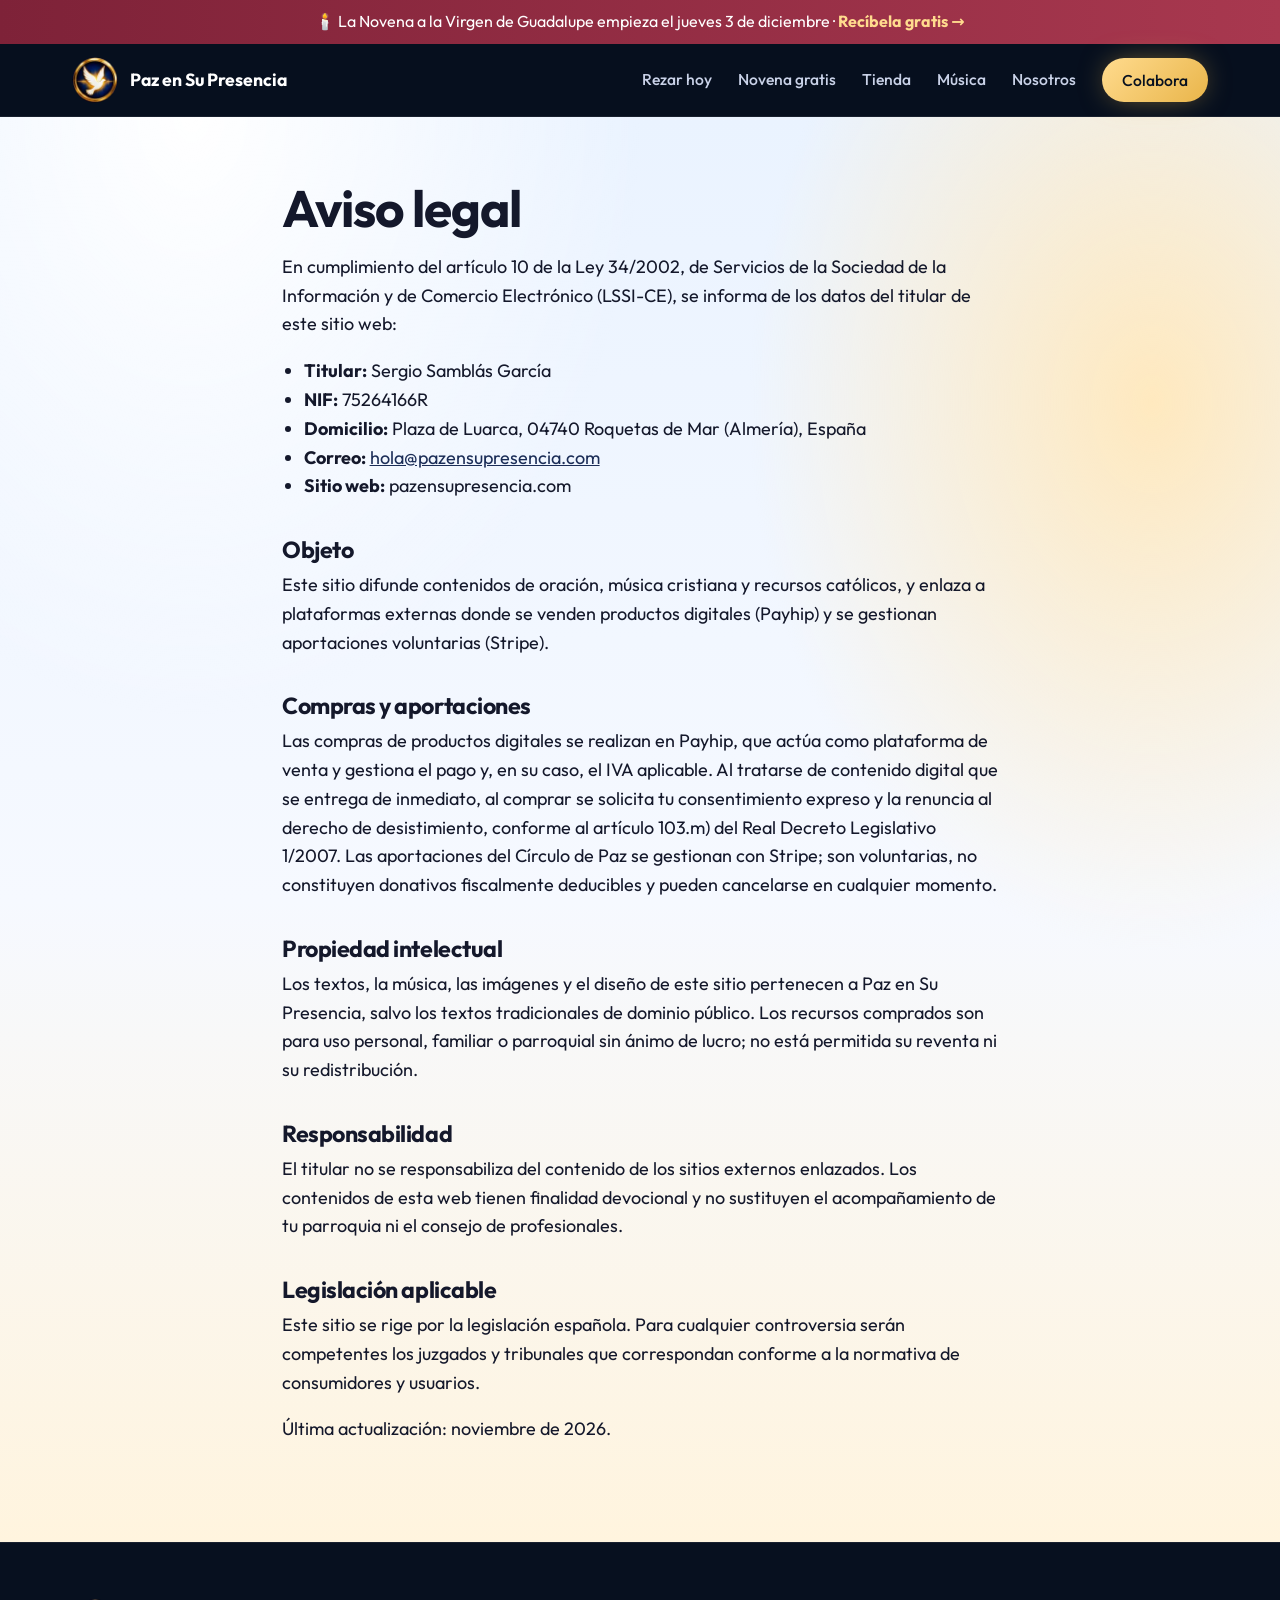
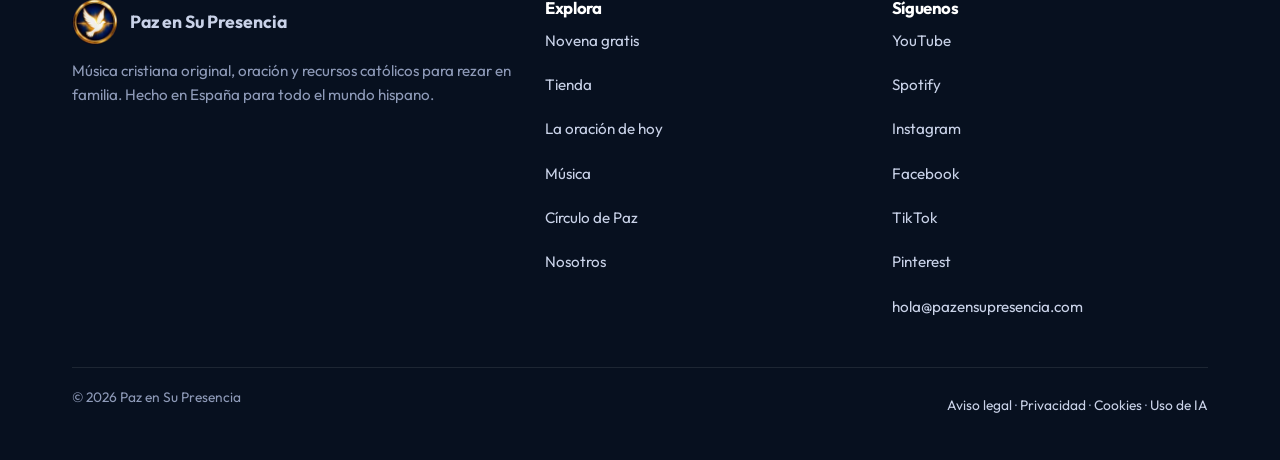
<file: aviso-legal.html>
<!DOCTYPE html>
<html lang="es">
<head>
<meta charset="utf-8">
<meta name="viewport" content="width=device-width, initial-scale=1, viewport-fit=cover">
<title>Aviso legal · Paz en Su Presencia</title>
<meta name="description" content="Aviso legal del sitio web Paz en Su Presencia.">
<link rel="canonical" href="https://pazensupresencia.com/aviso-legal.html">
<meta name="theme-color" content="#07101F">
<link rel="icon" type="image/png" sizes="32x32" href="/favicon-32.png">
<link rel="apple-touch-icon" href="/apple-touch-icon.png">
<link rel="preload" href="/fonts/outfit-latin-700-normal.woff2" as="font" type="font/woff2" crossorigin>
<link rel="preload" href="/fonts/outfit-latin-400-normal.woff2" as="font" type="font/woff2" crossorigin>
<link rel="stylesheet" href="/estilo.css">
<meta property="og:type" content="website">
<meta property="og:locale" content="es_ES">
<meta property="og:site_name" content="Paz en Su Presencia">
<meta property="og:title" content="Aviso legal · Paz en Su Presencia">
<meta property="og:description" content="Aviso legal del sitio web Paz en Su Presencia.">
<meta property="og:url" content="https://pazensupresencia.com/aviso-legal.html">
<meta property="og:image" content="https://pazensupresencia.com/img/og.jpg">
<meta name="twitter:card" content="summary_large_image">

</head>
<body>
<div class="aviso">🕯️ La Novena a la Virgen de Guadalupe empieza el jueves 3 de diciembre · <a href="/#novena">Recíbela gratis →</a></div>
<header class="cab"><div class="w">
 <a class="logo" href="/"><img src="/img/logo-96.webp" alt="" width="46" height="46">Paz en Su Presencia</a>
 <button class="menu-btn" aria-expanded="false" aria-controls="nav">Menú</button>
 <nav class="nav" id="nav" aria-label="Principal"><ul><li><a href="/rezar-hoy.html">Rezar hoy</a></li><li><a href="/#novena">Novena gratis</a></li><li><a href="/tienda.html">Tienda</a></li><li><a href="/#musica">Música</a></li><li><a href="/sobre-nosotros.html">Nosotros</a></li><li><a class="btn b-oro" href="/#circulo">Colabora</a></li></ul></nav>
</div></header>
<main id="contenido">
<section class="pagina cielo"><div class="w estrecho">
 <h1>Aviso legal</h1>
 <p>En cumplimiento del artículo 10 de la Ley 34/2002, de Servicios de la Sociedad de la Información y de Comercio Electrónico (LSSI-CE), se informa de los datos del titular de este sitio web:</p>
 <ul>
 <li><strong>Titular:</strong> Sergio Samblás García</li>
 <li><strong>NIF:</strong> 75264166R</li>
 <li><strong>Domicilio:</strong> Plaza de Luarca, 04740 Roquetas de Mar (Almería), España</li>
 <li><strong>Correo:</strong> <a href="mailto:hola@pazensupresencia.com">hola@pazensupresencia.com</a></li>
 <li><strong>Sitio web:</strong> pazensupresencia.com</li>
</ul>
 <h2>Objeto</h2>
 <p>Este sitio difunde contenidos de oración, música cristiana y recursos católicos, y enlaza a plataformas externas donde se venden productos digitales (Payhip) y se gestionan aportaciones voluntarias (Stripe).</p>
 <h2>Compras y aportaciones</h2>
 <p>Las compras de productos digitales se realizan en Payhip, que actúa como plataforma de venta y gestiona el pago y, en su caso, el IVA aplicable. Al tratarse de contenido digital que se entrega de inmediato, al comprar se solicita tu consentimiento expreso y la renuncia al derecho de desistimiento, conforme al artículo 103.m) del Real Decreto Legislativo 1/2007. Las aportaciones del Círculo de Paz se gestionan con Stripe; son voluntarias, no constituyen donativos fiscalmente deducibles y pueden cancelarse en cualquier momento.</p>
 <h2>Propiedad intelectual</h2>
 <p>Los textos, la música, las imágenes y el diseño de este sitio pertenecen a Paz en Su Presencia, salvo los textos tradicionales de dominio público. Los recursos comprados son para uso personal, familiar o parroquial sin ánimo de lucro; no está permitida su reventa ni su redistribución.</p>
 <h2>Responsabilidad</h2>
 <p>El titular no se responsabiliza del contenido de los sitios externos enlazados. Los contenidos de esta web tienen finalidad devocional y no sustituyen el acompañamiento de tu parroquia ni el consejo de profesionales.</p>
 <h2>Legislación aplicable</h2>
 <p>Este sitio se rige por la legislación española. Para cualquier controversia serán competentes los juzgados y tribunales que correspondan conforme a la normativa de consumidores y usuarios.</p>
 <p class="pequeno">Última actualización: noviembre de 2026.</p>
</div></section>
</main>
<footer class="pie"><div class="w">
 <div class="cols">
  <div><a class="logo" href="/"><img src="/img/logo-96.webp" alt="" width="46" height="46">Paz en Su Presencia</a>
   <p style="margin-top:14px">Música cristiana original, oración y recursos católicos para rezar en familia. Hecho en España para todo el mundo hispano.</p></div>
  <div><h3>Explora</h3><ul><li><a href="/#novena">Novena gratis</a></li><li><a href="/tienda.html">Tienda</a></li><li><a href="/rezar-hoy.html">La oración de hoy</a></li><li><a href="/#musica">Música</a></li><li><a href="/#circulo">Círculo de Paz</a></li><li><a href="/sobre-nosotros.html">Nosotros</a></li></ul></div>
  <div><h3>Síguenos</h3><ul><li><a href="https://www.youtube.com/@PazEnSuPresenciaOficial?sub_confirmation=1" target="_blank" rel="noopener">YouTube</a></li><li><a href="https://open.spotify.com/intl-es/artist/4fGFrnjkPyAhubtV4lOs6Q" target="_blank" rel="noopener">Spotify</a></li><li><a href="https://www.instagram.com/pazensupresenciaoficial/" target="_blank" rel="noopener">Instagram</a></li><li><a href="https://www.facebook.com/PazEnSuPresenciaOficial" target="_blank" rel="noopener">Facebook</a></li><li><a href="https://www.tiktok.com/@pazensupresenciaoficial" target="_blank" rel="noopener">TikTok</a></li><li><a href="https://www.pinterest.com/pazensupresencia/" target="_blank" rel="noopener">Pinterest</a></li><li><a href="mailto:hola@pazensupresencia.com">hola@pazensupresencia.com</a></li></ul></div>
 </div>
 <div class="legal"><span>© 2026 Paz en Su Presencia</span><span><a href="/aviso-legal.html">Aviso legal</a> · <a href="/privacidad.html">Privacidad</a> · <a href="/cookies.html">Cookies</a> · <a href="/uso-de-ia.html">Uso de IA</a></span></div>
</div></footer>
<div class="barra-movil"><a class="btn b-oro" href="/#novena">🎁 Novena gratis</a><a class="btn b-linea" href="/tienda.html">🛍️ Tienda</a></div>
<script>
(function(){
 var b=document.querySelector('.menu-btn'),n=document.getElementById('nav');
 function cerrar(){n.classList.remove('abierto');b.setAttribute('aria-expanded','false');b.textContent='Menú';}
 b.addEventListener('click',function(){var a=n.classList.toggle('abierto');b.setAttribute('aria-expanded',a);b.textContent=a?'Cerrar':'Menú';});
 n.querySelectorAll('a').forEach(function(a){a.addEventListener('click',cerrar);});
 document.querySelectorAll('.onda').forEach(function(e){var n=+e.dataset.n||60,h=+e.dataset.h||30,s='';for(var i=0;i<n;i++){var v=Math.abs(Math.sin(i*1.7)*Math.cos(i*.45));s+='<i style="height:'+Math.round(4+v*h)+'px"></i>';}e.innerHTML=s;});
 document.querySelectorAll('form.ml').forEach(function(f){
  f.addEventListener('submit',function(e){
   e.preventDefault();
   if(f.querySelector('[name=web]').value)return;
   var em=f.querySelector('[type=email]'),ck=f.querySelector('[type=checkbox]');
   if(!em.value||em.value.indexOf('@')<1){em.focus();return;}
   if(!ck.checked){ck.focus();ck.parentNode.style.color='#9B2C45';return;}
   var d=new FormData(f);d.delete('web');d.append('ml-submit','1');d.append('anticsrf','true');
   var btn=f.querySelector('button');btn.disabled=true;btn.textContent='Enviando…';
   function ok(){f.parentNode.classList.add('enviado');}
   function mal(t){btn.disabled=false;btn.textContent=t;em.focus();}
   fetch('https://assets.mailerlite.com/jsonp/2819117/forms/205228704711837491/subscribe',{method:'POST',body:d})
   .then(function(r){return r.json();})
   .then(function(j){if(j&&j.success){ok();}else{mal('Revisa tu correo e inténtalo de nuevo');}})
   .catch(function(){fetch('https://assets.mailerlite.com/jsonp/2819117/forms/205228704711837491/subscribe',{method:'POST',body:d,mode:'no-cors'}).then(ok).catch(function(){mal('Inténtalo de nuevo');});});
  });
 });
})();
</script>
<!-- Cloudflare Web Analytics --><script type='module' src='https://static.cloudflareinsights.com/beacon.min.js' data-cf-beacon='{"token": "a708560c8d5b40fc872ec908e790fb5d"}'></script><!-- End Cloudflare Web Analytics -->
</body>
</html>
</file>
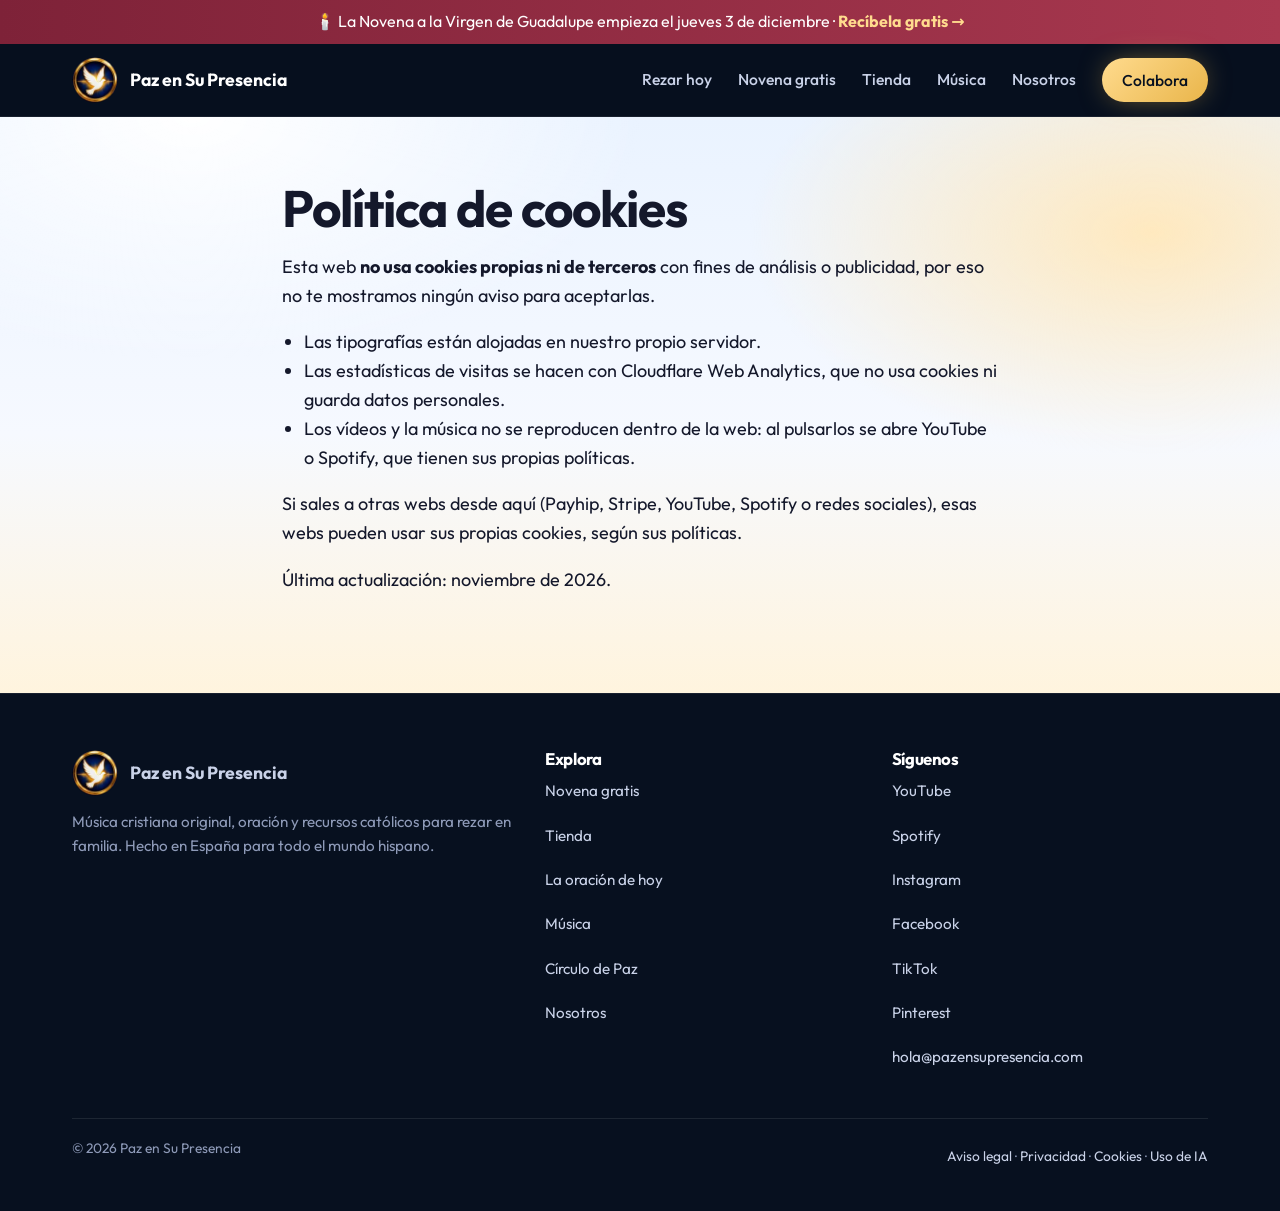
<file: cookies.html>
<!DOCTYPE html>
<html lang="es">
<head>
<meta charset="utf-8">
<meta name="viewport" content="width=device-width, initial-scale=1, viewport-fit=cover">
<title>Política de cookies · Paz en Su Presencia</title>
<meta name="description" content="Esta web no usa cookies de análisis ni de publicidad.">
<link rel="canonical" href="https://pazensupresencia.com/cookies.html">
<meta name="theme-color" content="#07101F">
<link rel="icon" type="image/png" sizes="32x32" href="/favicon-32.png">
<link rel="apple-touch-icon" href="/apple-touch-icon.png">
<link rel="preload" href="/fonts/outfit-latin-700-normal.woff2" as="font" type="font/woff2" crossorigin>
<link rel="preload" href="/fonts/outfit-latin-400-normal.woff2" as="font" type="font/woff2" crossorigin>
<link rel="stylesheet" href="/estilo.css">
<meta property="og:type" content="website">
<meta property="og:locale" content="es_ES">
<meta property="og:site_name" content="Paz en Su Presencia">
<meta property="og:title" content="Política de cookies · Paz en Su Presencia">
<meta property="og:description" content="Esta web no usa cookies de análisis ni de publicidad.">
<meta property="og:url" content="https://pazensupresencia.com/cookies.html">
<meta property="og:image" content="https://pazensupresencia.com/img/og.jpg">
<meta name="twitter:card" content="summary_large_image">

</head>
<body>
<div class="aviso">🕯️ La Novena a la Virgen de Guadalupe empieza el jueves 3 de diciembre · <a href="/#novena">Recíbela gratis →</a></div>
<header class="cab"><div class="w">
 <a class="logo" href="/"><img src="/img/logo-96.webp" alt="" width="46" height="46">Paz en Su Presencia</a>
 <button class="menu-btn" aria-expanded="false" aria-controls="nav">Menú</button>
 <nav class="nav" id="nav" aria-label="Principal"><ul><li><a href="/rezar-hoy.html">Rezar hoy</a></li><li><a href="/#novena">Novena gratis</a></li><li><a href="/tienda.html">Tienda</a></li><li><a href="/#musica">Música</a></li><li><a href="/sobre-nosotros.html">Nosotros</a></li><li><a class="btn b-oro" href="/#circulo">Colabora</a></li></ul></nav>
</div></header>
<main id="contenido">
<section class="pagina cielo"><div class="w estrecho">
 <h1>Política de cookies</h1>
 <p>Esta web <strong>no usa cookies propias ni de terceros</strong> con fines de análisis o publicidad, por eso no te mostramos ningún aviso para aceptarlas.</p>
 <ul>
  <li>Las tipografías están alojadas en nuestro propio servidor.</li>
  <li>Las estadísticas de visitas se hacen con Cloudflare Web Analytics, que no usa cookies ni guarda datos personales.</li>
  <li>Los vídeos y la música no se reproducen dentro de la web: al pulsarlos se abre YouTube o Spotify, que tienen sus propias políticas.</li>
 </ul>
 <p>Si sales a otras webs desde aquí (Payhip, Stripe, YouTube, Spotify o redes sociales), esas webs pueden usar sus propias cookies, según sus políticas.</p>
 <p class="pequeno">Última actualización: noviembre de 2026.</p>
</div></section>
</main>
<footer class="pie"><div class="w">
 <div class="cols">
  <div><a class="logo" href="/"><img src="/img/logo-96.webp" alt="" width="46" height="46">Paz en Su Presencia</a>
   <p style="margin-top:14px">Música cristiana original, oración y recursos católicos para rezar en familia. Hecho en España para todo el mundo hispano.</p></div>
  <div><h3>Explora</h3><ul><li><a href="/#novena">Novena gratis</a></li><li><a href="/tienda.html">Tienda</a></li><li><a href="/rezar-hoy.html">La oración de hoy</a></li><li><a href="/#musica">Música</a></li><li><a href="/#circulo">Círculo de Paz</a></li><li><a href="/sobre-nosotros.html">Nosotros</a></li></ul></div>
  <div><h3>Síguenos</h3><ul><li><a href="https://www.youtube.com/@PazEnSuPresenciaOficial?sub_confirmation=1" target="_blank" rel="noopener">YouTube</a></li><li><a href="https://open.spotify.com/intl-es/artist/4fGFrnjkPyAhubtV4lOs6Q" target="_blank" rel="noopener">Spotify</a></li><li><a href="https://www.instagram.com/pazensupresenciaoficial/" target="_blank" rel="noopener">Instagram</a></li><li><a href="https://www.facebook.com/PazEnSuPresenciaOficial" target="_blank" rel="noopener">Facebook</a></li><li><a href="https://www.tiktok.com/@pazensupresenciaoficial" target="_blank" rel="noopener">TikTok</a></li><li><a href="https://www.pinterest.com/pazensupresencia/" target="_blank" rel="noopener">Pinterest</a></li><li><a href="mailto:hola@pazensupresencia.com">hola@pazensupresencia.com</a></li></ul></div>
 </div>
 <div class="legal"><span>© 2026 Paz en Su Presencia</span><span><a href="/aviso-legal.html">Aviso legal</a> · <a href="/privacidad.html">Privacidad</a> · <a href="/cookies.html">Cookies</a> · <a href="/uso-de-ia.html">Uso de IA</a></span></div>
</div></footer>
<div class="barra-movil"><a class="btn b-oro" href="/#novena">🎁 Novena gratis</a><a class="btn b-linea" href="/tienda.html">🛍️ Tienda</a></div>
<script>
(function(){
 var b=document.querySelector('.menu-btn'),n=document.getElementById('nav');
 function cerrar(){n.classList.remove('abierto');b.setAttribute('aria-expanded','false');b.textContent='Menú';}
 b.addEventListener('click',function(){var a=n.classList.toggle('abierto');b.setAttribute('aria-expanded',a);b.textContent=a?'Cerrar':'Menú';});
 n.querySelectorAll('a').forEach(function(a){a.addEventListener('click',cerrar);});
 document.querySelectorAll('.onda').forEach(function(e){var n=+e.dataset.n||60,h=+e.dataset.h||30,s='';for(var i=0;i<n;i++){var v=Math.abs(Math.sin(i*1.7)*Math.cos(i*.45));s+='<i style="height:'+Math.round(4+v*h)+'px"></i>';}e.innerHTML=s;});
 document.querySelectorAll('form.ml').forEach(function(f){
  f.addEventListener('submit',function(e){
   e.preventDefault();
   if(f.querySelector('[name=web]').value)return;
   var em=f.querySelector('[type=email]'),ck=f.querySelector('[type=checkbox]');
   if(!em.value||em.value.indexOf('@')<1){em.focus();return;}
   if(!ck.checked){ck.focus();ck.parentNode.style.color='#9B2C45';return;}
   var d=new FormData(f);d.delete('web');d.append('ml-submit','1');d.append('anticsrf','true');
   var btn=f.querySelector('button');btn.disabled=true;btn.textContent='Enviando…';
   function ok(){f.parentNode.classList.add('enviado');}
   function mal(t){btn.disabled=false;btn.textContent=t;em.focus();}
   fetch('https://assets.mailerlite.com/jsonp/2819117/forms/205228704711837491/subscribe',{method:'POST',body:d})
   .then(function(r){return r.json();})
   .then(function(j){if(j&&j.success){ok();}else{mal('Revisa tu correo e inténtalo de nuevo');}})
   .catch(function(){fetch('https://assets.mailerlite.com/jsonp/2819117/forms/205228704711837491/subscribe',{method:'POST',body:d,mode:'no-cors'}).then(ok).catch(function(){mal('Inténtalo de nuevo');});});
  });
 });
})();
</script>
<!-- Cloudflare Web Analytics --><script type='module' src='https://static.cloudflareinsights.com/beacon.min.js' data-cf-beacon='{"token": "a708560c8d5b40fc872ec908e790fb5d"}'></script><!-- End Cloudflare Web Analytics -->
</body>
</html>
</file>
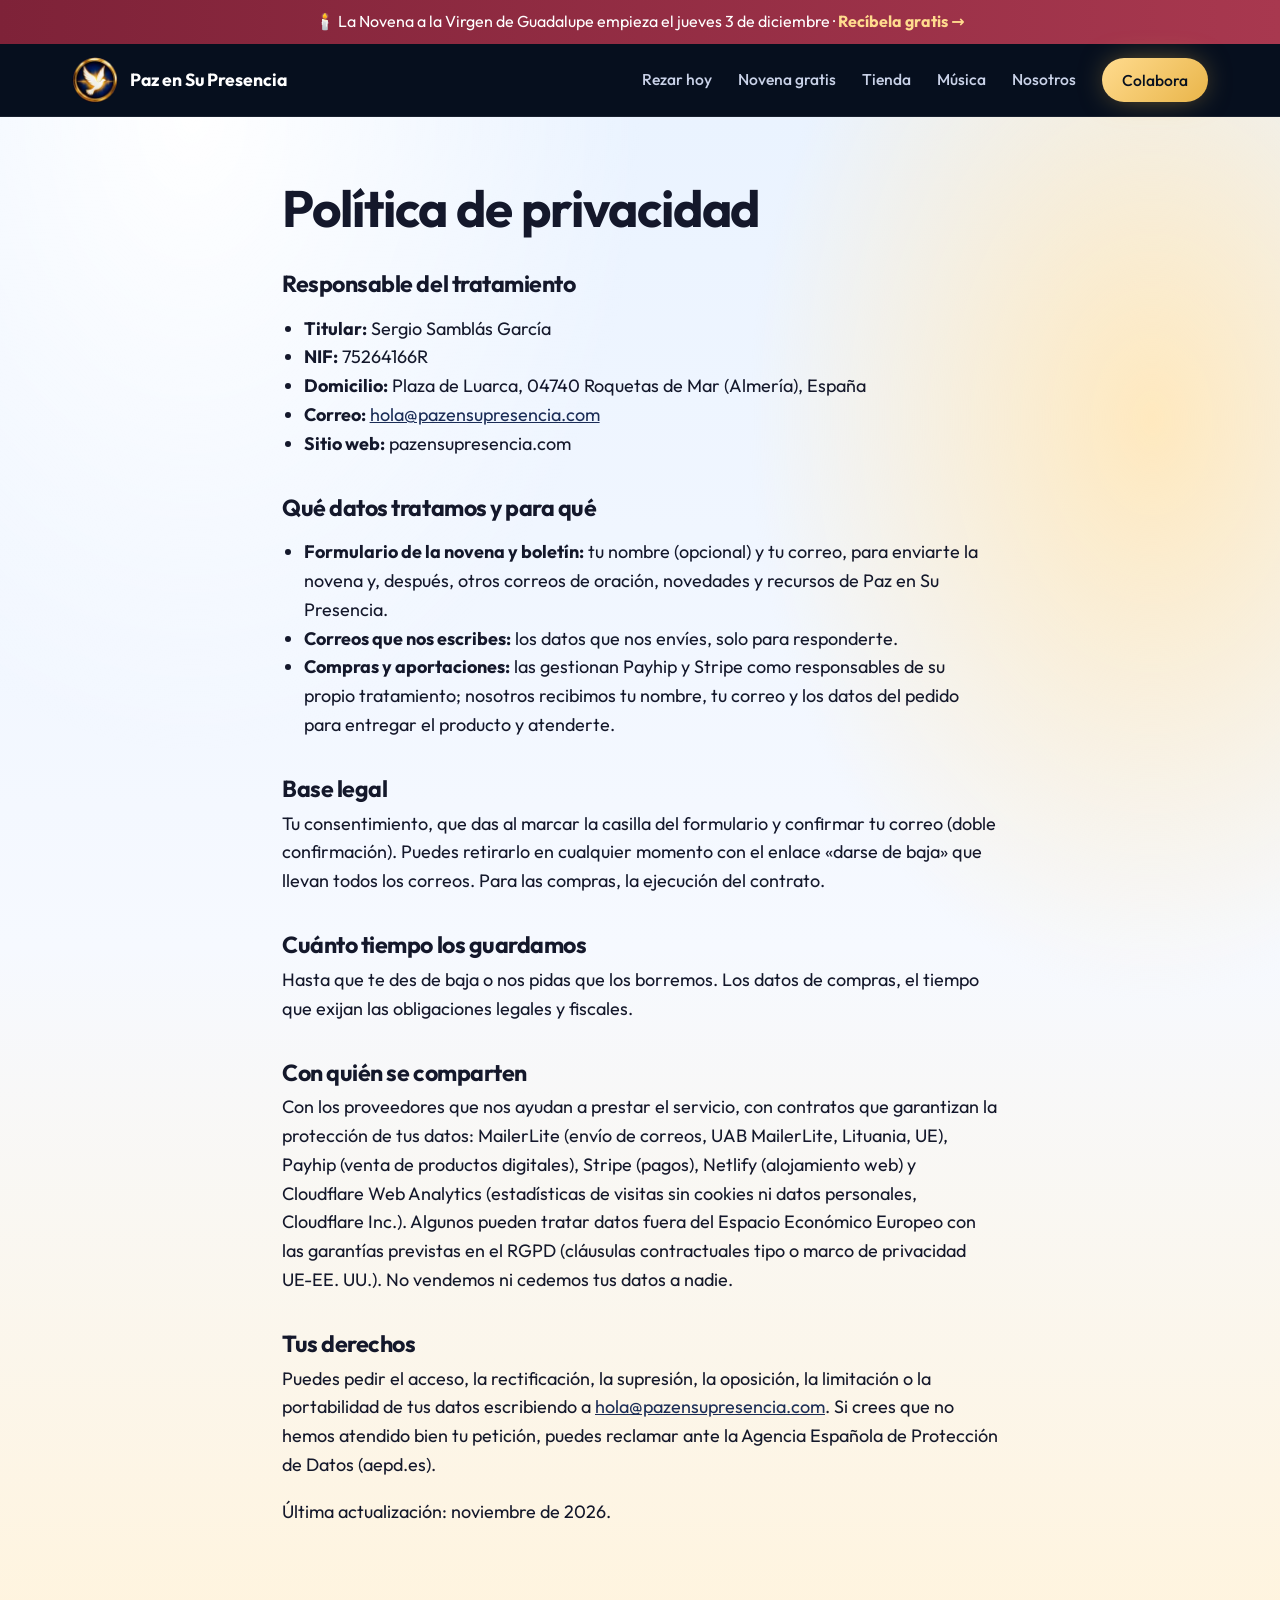
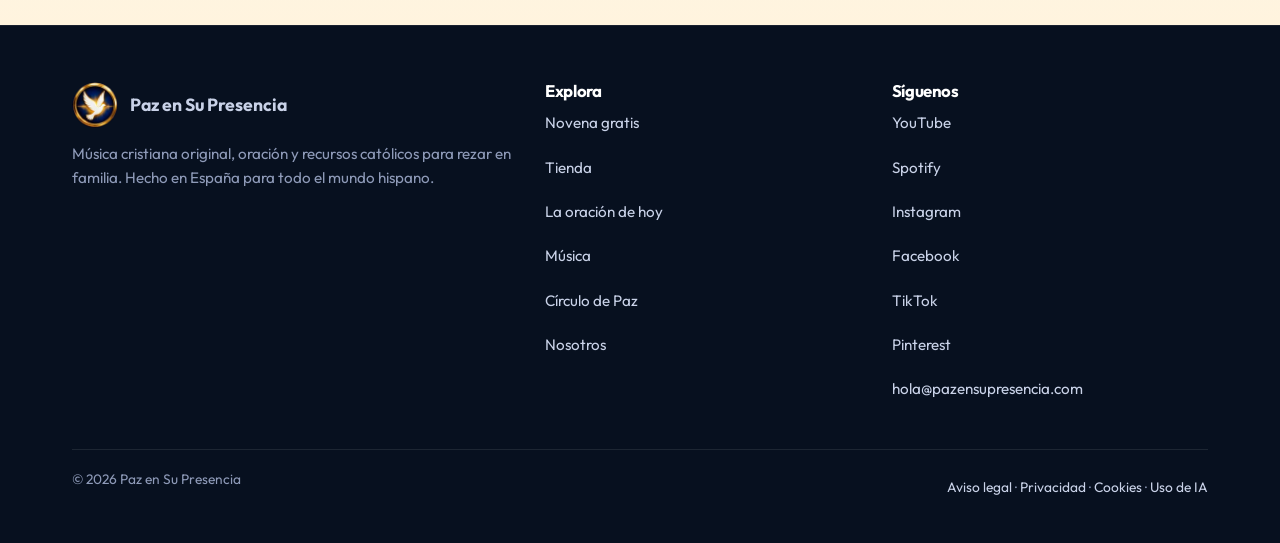
<file: privacidad.html>
<!DOCTYPE html>
<html lang="es">
<head>
<meta charset="utf-8">
<meta name="viewport" content="width=device-width, initial-scale=1, viewport-fit=cover">
<title>Política de privacidad · Paz en Su Presencia</title>
<meta name="description" content="Cómo trata Paz en Su Presencia tus datos personales.">
<link rel="canonical" href="https://pazensupresencia.com/privacidad.html">
<meta name="theme-color" content="#07101F">
<link rel="icon" type="image/png" sizes="32x32" href="/favicon-32.png">
<link rel="apple-touch-icon" href="/apple-touch-icon.png">
<link rel="preload" href="/fonts/outfit-latin-700-normal.woff2" as="font" type="font/woff2" crossorigin>
<link rel="preload" href="/fonts/outfit-latin-400-normal.woff2" as="font" type="font/woff2" crossorigin>
<link rel="stylesheet" href="/estilo.css">
<meta property="og:type" content="website">
<meta property="og:locale" content="es_ES">
<meta property="og:site_name" content="Paz en Su Presencia">
<meta property="og:title" content="Política de privacidad · Paz en Su Presencia">
<meta property="og:description" content="Cómo trata Paz en Su Presencia tus datos personales.">
<meta property="og:url" content="https://pazensupresencia.com/privacidad.html">
<meta property="og:image" content="https://pazensupresencia.com/img/og.jpg">
<meta name="twitter:card" content="summary_large_image">

</head>
<body>
<div class="aviso">🕯️ La Novena a la Virgen de Guadalupe empieza el jueves 3 de diciembre · <a href="/#novena">Recíbela gratis →</a></div>
<header class="cab"><div class="w">
 <a class="logo" href="/"><img src="/img/logo-96.webp" alt="" width="46" height="46">Paz en Su Presencia</a>
 <button class="menu-btn" aria-expanded="false" aria-controls="nav">Menú</button>
 <nav class="nav" id="nav" aria-label="Principal"><ul><li><a href="/rezar-hoy.html">Rezar hoy</a></li><li><a href="/#novena">Novena gratis</a></li><li><a href="/tienda.html">Tienda</a></li><li><a href="/#musica">Música</a></li><li><a href="/sobre-nosotros.html">Nosotros</a></li><li><a class="btn b-oro" href="/#circulo">Colabora</a></li></ul></nav>
</div></header>
<main id="contenido">
<section class="pagina cielo"><div class="w estrecho">
 <h1>Política de privacidad</h1>
 <h2>Responsable del tratamiento</h2>
 <ul>
 <li><strong>Titular:</strong> Sergio Samblás García</li>
 <li><strong>NIF:</strong> 75264166R</li>
 <li><strong>Domicilio:</strong> Plaza de Luarca, 04740 Roquetas de Mar (Almería), España</li>
 <li><strong>Correo:</strong> <a href="mailto:hola@pazensupresencia.com">hola@pazensupresencia.com</a></li>
 <li><strong>Sitio web:</strong> pazensupresencia.com</li>
</ul>
 <h2>Qué datos tratamos y para qué</h2>
 <ul>
  <li><strong>Formulario de la novena y boletín:</strong> tu nombre (opcional) y tu correo, para enviarte la novena y, después, otros correos de oración, novedades y recursos de Paz en Su Presencia.</li>
  <li><strong>Correos que nos escribes:</strong> los datos que nos envíes, solo para responderte.</li>
  <li><strong>Compras y aportaciones:</strong> las gestionan Payhip y Stripe como responsables de su propio tratamiento; nosotros recibimos tu nombre, tu correo y los datos del pedido para entregar el producto y atenderte.</li>
 </ul>
 <h2>Base legal</h2>
 <p>Tu consentimiento, que das al marcar la casilla del formulario y confirmar tu correo (doble confirmación). Puedes retirarlo en cualquier momento con el enlace «darse de baja» que llevan todos los correos. Para las compras, la ejecución del contrato.</p>
 <h2>Cuánto tiempo los guardamos</h2>
 <p>Hasta que te des de baja o nos pidas que los borremos. Los datos de compras, el tiempo que exijan las obligaciones legales y fiscales.</p>
 <h2>Con quién se comparten</h2>
 <p>Con los proveedores que nos ayudan a prestar el servicio, con contratos que garantizan la protección de tus datos: MailerLite (envío de correos, UAB MailerLite, Lituania, UE), Payhip (venta de productos digitales), Stripe (pagos), Netlify (alojamiento web) y Cloudflare Web Analytics (estadísticas de visitas sin cookies ni datos personales, Cloudflare Inc.). Algunos pueden tratar datos fuera del Espacio Económico Europeo con las garantías previstas en el RGPD (cláusulas contractuales tipo o marco de privacidad UE-EE. UU.). No vendemos ni cedemos tus datos a nadie.</p>
 <h2>Tus derechos</h2>
 <p>Puedes pedir el acceso, la rectificación, la supresión, la oposición, la limitación o la portabilidad de tus datos escribiendo a <a href="mailto:hola@pazensupresencia.com">hola@pazensupresencia.com</a>. Si crees que no hemos atendido bien tu petición, puedes reclamar ante la Agencia Española de Protección de Datos (aepd.es).</p>
 <p class="pequeno">Última actualización: noviembre de 2026.</p>
</div></section>
</main>
<footer class="pie"><div class="w">
 <div class="cols">
  <div><a class="logo" href="/"><img src="/img/logo-96.webp" alt="" width="46" height="46">Paz en Su Presencia</a>
   <p style="margin-top:14px">Música cristiana original, oración y recursos católicos para rezar en familia. Hecho en España para todo el mundo hispano.</p></div>
  <div><h3>Explora</h3><ul><li><a href="/#novena">Novena gratis</a></li><li><a href="/tienda.html">Tienda</a></li><li><a href="/rezar-hoy.html">La oración de hoy</a></li><li><a href="/#musica">Música</a></li><li><a href="/#circulo">Círculo de Paz</a></li><li><a href="/sobre-nosotros.html">Nosotros</a></li></ul></div>
  <div><h3>Síguenos</h3><ul><li><a href="https://www.youtube.com/@PazEnSuPresenciaOficial?sub_confirmation=1" target="_blank" rel="noopener">YouTube</a></li><li><a href="https://open.spotify.com/intl-es/artist/4fGFrnjkPyAhubtV4lOs6Q" target="_blank" rel="noopener">Spotify</a></li><li><a href="https://www.instagram.com/pazensupresenciaoficial/" target="_blank" rel="noopener">Instagram</a></li><li><a href="https://www.facebook.com/PazEnSuPresenciaOficial" target="_blank" rel="noopener">Facebook</a></li><li><a href="https://www.tiktok.com/@pazensupresenciaoficial" target="_blank" rel="noopener">TikTok</a></li><li><a href="https://www.pinterest.com/pazensupresencia/" target="_blank" rel="noopener">Pinterest</a></li><li><a href="mailto:hola@pazensupresencia.com">hola@pazensupresencia.com</a></li></ul></div>
 </div>
 <div class="legal"><span>© 2026 Paz en Su Presencia</span><span><a href="/aviso-legal.html">Aviso legal</a> · <a href="/privacidad.html">Privacidad</a> · <a href="/cookies.html">Cookies</a> · <a href="/uso-de-ia.html">Uso de IA</a></span></div>
</div></footer>
<div class="barra-movil"><a class="btn b-oro" href="/#novena">🎁 Novena gratis</a><a class="btn b-linea" href="/tienda.html">🛍️ Tienda</a></div>
<script>
(function(){
 var b=document.querySelector('.menu-btn'),n=document.getElementById('nav');
 function cerrar(){n.classList.remove('abierto');b.setAttribute('aria-expanded','false');b.textContent='Menú';}
 b.addEventListener('click',function(){var a=n.classList.toggle('abierto');b.setAttribute('aria-expanded',a);b.textContent=a?'Cerrar':'Menú';});
 n.querySelectorAll('a').forEach(function(a){a.addEventListener('click',cerrar);});
 document.querySelectorAll('.onda').forEach(function(e){var n=+e.dataset.n||60,h=+e.dataset.h||30,s='';for(var i=0;i<n;i++){var v=Math.abs(Math.sin(i*1.7)*Math.cos(i*.45));s+='<i style="height:'+Math.round(4+v*h)+'px"></i>';}e.innerHTML=s;});
 document.querySelectorAll('form.ml').forEach(function(f){
  f.addEventListener('submit',function(e){
   e.preventDefault();
   if(f.querySelector('[name=web]').value)return;
   var em=f.querySelector('[type=email]'),ck=f.querySelector('[type=checkbox]');
   if(!em.value||em.value.indexOf('@')<1){em.focus();return;}
   if(!ck.checked){ck.focus();ck.parentNode.style.color='#9B2C45';return;}
   var d=new FormData(f);d.delete('web');d.append('ml-submit','1');d.append('anticsrf','true');
   var btn=f.querySelector('button');btn.disabled=true;btn.textContent='Enviando…';
   function ok(){f.parentNode.classList.add('enviado');}
   function mal(t){btn.disabled=false;btn.textContent=t;em.focus();}
   fetch('https://assets.mailerlite.com/jsonp/2819117/forms/205228704711837491/subscribe',{method:'POST',body:d})
   .then(function(r){return r.json();})
   .then(function(j){if(j&&j.success){ok();}else{mal('Revisa tu correo e inténtalo de nuevo');}})
   .catch(function(){fetch('https://assets.mailerlite.com/jsonp/2819117/forms/205228704711837491/subscribe',{method:'POST',body:d,mode:'no-cors'}).then(ok).catch(function(){mal('Inténtalo de nuevo');});});
  });
 });
})();
</script>
<!-- Cloudflare Web Analytics --><script type='module' src='https://static.cloudflareinsights.com/beacon.min.js' data-cf-beacon='{"token": "a708560c8d5b40fc872ec908e790fb5d"}'></script><!-- End Cloudflare Web Analytics -->
</body>
</html>
</file>
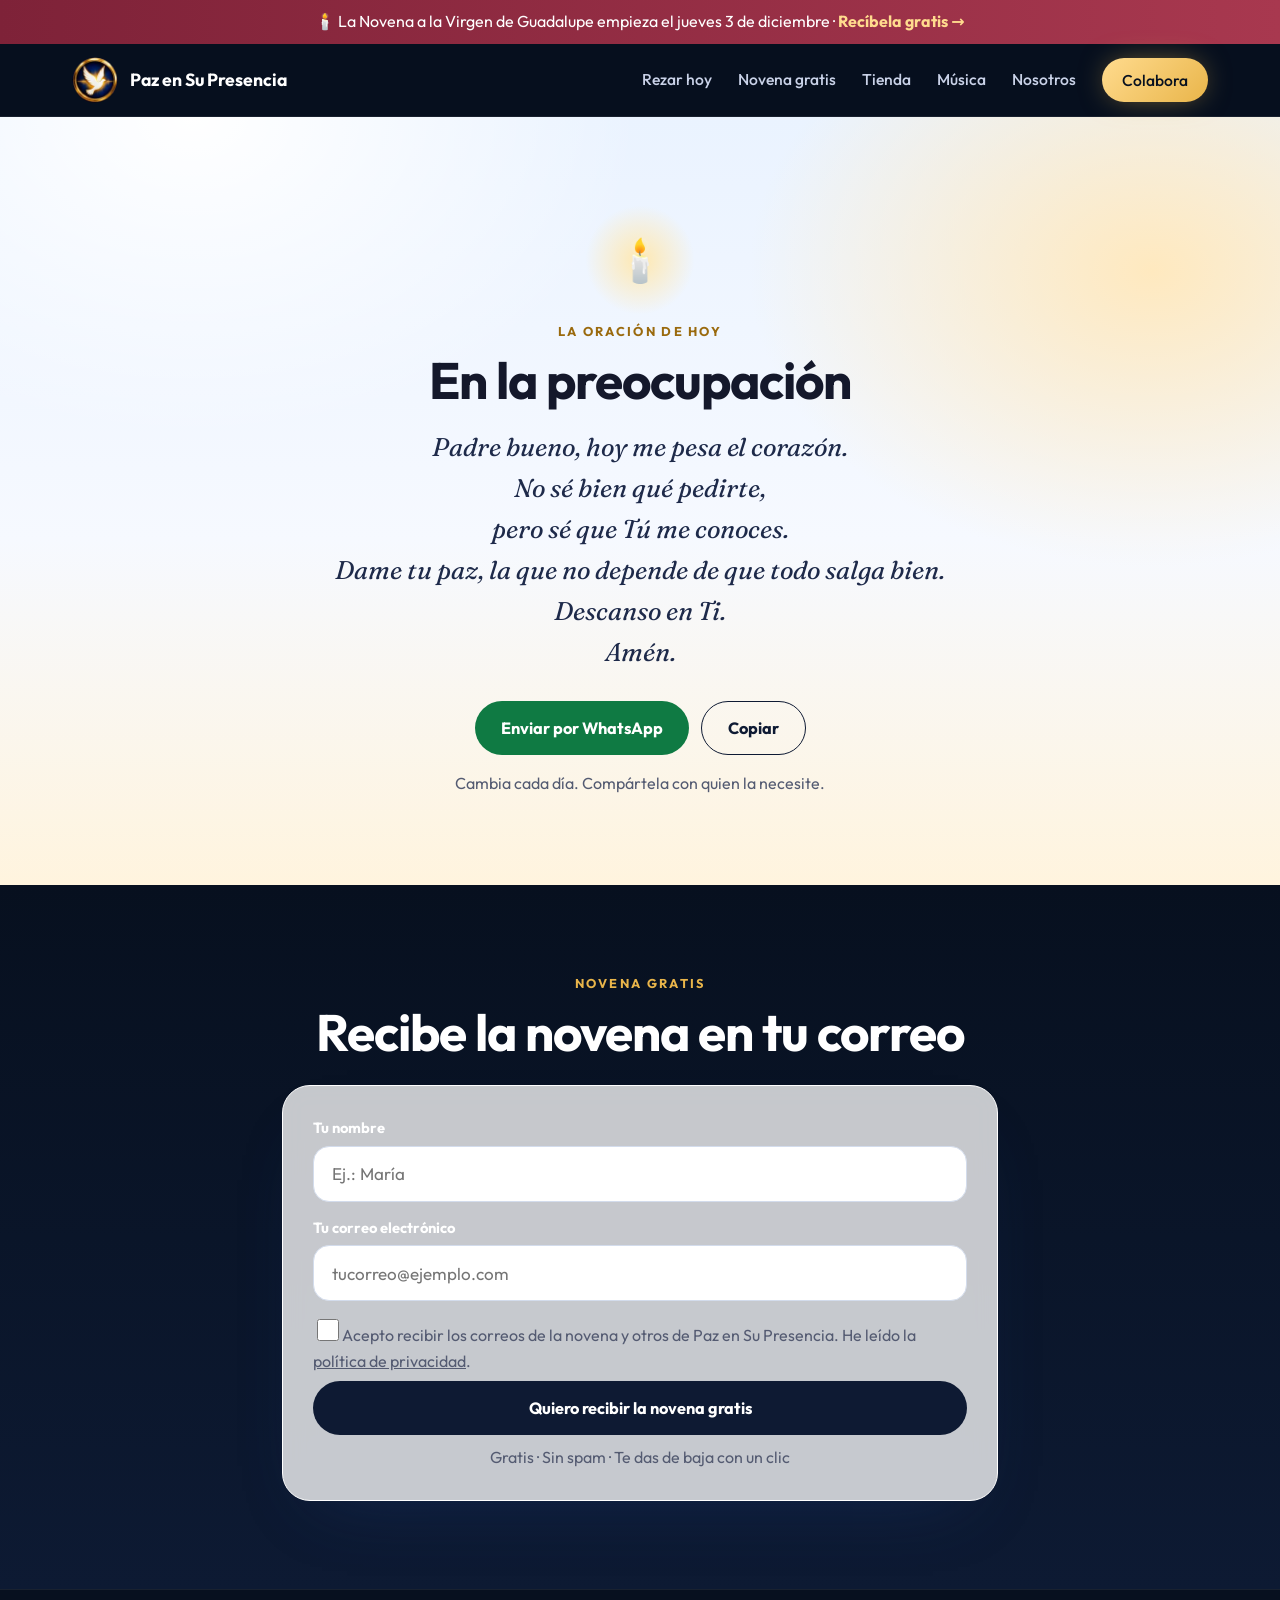
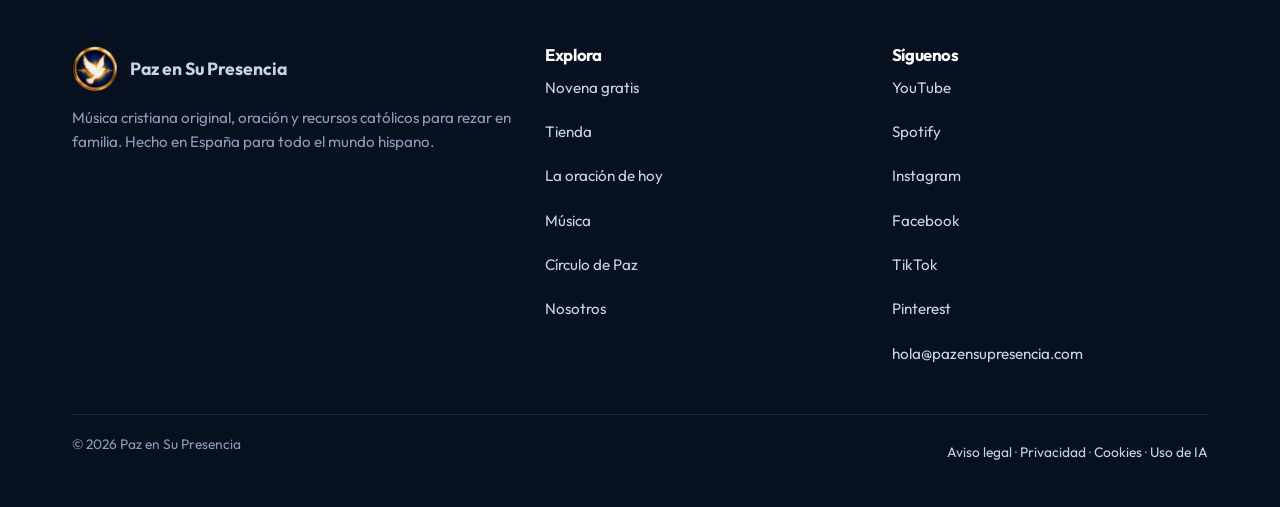
<file: rezar-hoy.html>
<!DOCTYPE html>
<html lang="es">
<head>
<meta charset="utf-8">
<meta name="viewport" content="width=device-width, initial-scale=1, viewport-fit=cover">
<title>La oración de hoy · Paz en Su Presencia</title>
<meta name="description" content="Una oración católica breve para cada día, para rezar en casa y compartir por WhatsApp.">
<link rel="canonical" href="https://pazensupresencia.com/rezar-hoy.html">
<meta name="theme-color" content="#07101F">
<link rel="icon" type="image/png" sizes="32x32" href="/favicon-32.png">
<link rel="apple-touch-icon" href="/apple-touch-icon.png">
<link rel="preload" href="/fonts/outfit-latin-700-normal.woff2" as="font" type="font/woff2" crossorigin>
<link rel="preload" href="/fonts/outfit-latin-400-normal.woff2" as="font" type="font/woff2" crossorigin>
<link rel="stylesheet" href="/estilo.css">
<meta property="og:type" content="website">
<meta property="og:locale" content="es_ES">
<meta property="og:site_name" content="Paz en Su Presencia">
<meta property="og:title" content="La oración de hoy · Paz en Su Presencia">
<meta property="og:description" content="Una oración católica breve para cada día, para rezar en casa y compartir por WhatsApp.">
<meta property="og:url" content="https://pazensupresencia.com/rezar-hoy.html">
<meta property="og:image" content="https://pazensupresencia.com/img/og.jpg">
<meta name="twitter:card" content="summary_large_image">

</head>
<body>
<div class="aviso">🕯️ La Novena a la Virgen de Guadalupe empieza el jueves 3 de diciembre · <a href="/#novena">Recíbela gratis →</a></div>
<header class="cab"><div class="w">
 <a class="logo" href="/"><img src="/img/logo-96.webp" alt="" width="46" height="46">Paz en Su Presencia</a>
 <button class="menu-btn" aria-expanded="false" aria-controls="nav">Menú</button>
 <nav class="nav" id="nav" aria-label="Principal"><ul><li><a href="/rezar-hoy.html">Rezar hoy</a></li><li><a href="/#novena">Novena gratis</a></li><li><a href="/tienda.html">Tienda</a></li><li><a href="/#musica">Música</a></li><li><a href="/sobre-nosotros.html">Nosotros</a></li><li><a class="btn b-oro" href="/#circulo">Colabora</a></li></ul></nav>
</div></header>
<main id="contenido">
<section class="sec cielo"><div class="w"><div class="oracion">
 <div class="halo">🕯️</div>
 <span class="eyebrow">La oración de hoy</span>
 <h2 id="or-tit">Para empezar el día</h2>
 <p class="texto" id="or-txt">Señor, gracias por este nuevo día.
Pongo en tus manos lo que voy a hacer,
las personas que voy a encontrar
y lo que me preocupa.
Que hoy sepa reconocerte en lo pequeño.
Amén.</p>
 <div class="botones"><a class="btn b-wa" id="or-wa" href="https://wa.me/" target="_blank" rel="noopener">Enviar por WhatsApp</a><button class="btn b-lin-osc" id="or-cp" type="button">Copiar</button></div>
 <p class="micro" style="margin-top:16px">Cambia cada día. Compártela con quien la necesite.</p>
</div>
<script>var OR=[["Para empezar el día", "Señor, gracias por este nuevo día.\nPongo en tus manos lo que voy a hacer,\nlas personas que voy a encontrar\ny lo que me preocupa.\nQue hoy sepa reconocerte en lo pequeño.\nAmén."], ["Por la familia", "Jesús, que creciste en una casa sencilla de Nazaret,\nbendice nuestro hogar.\nDanos paciencia para escucharnos,\nhumildad para pedir perdón\ny alegría para estar juntos.\nAmén."], ["En la preocupación", "Padre bueno, hoy me pesa el corazón.\nNo sé bien qué pedirte,\npero sé que Tú me conoces.\nDame tu paz, la que no depende de que todo salga bien.\nDescanso en Ti.\nAmén."], ["A la Virgen María", "Madre mía, Virgen de Guadalupe,\ntú que dijiste a Juan Diego que no se preocupara,\nponme también a mí bajo tu manto.\nLlévame de la mano hasta tu Hijo.\nAmén."], ["Para dar gracias", "Señor, hoy no te pido nada:\nsolo quiero darte gracias\npor la vida, por los míos,\npor el pan de cada día\ny por tantas cosas buenas que no merezco.\nAmén."], ["Por los que sufren", "Jesús, te presento a todos los que hoy sufren:\nlos enfermos, los que están solos,\nlos que han perdido a alguien querido.\nQue sientan tu cercanía\ny que nosotros sepamos acompañarlos.\nAmén."], ["Para terminar el día", "Señor, termina este día.\nGracias por lo bueno que me has dado;\nperdona lo que no hice bien.\nCuida esta noche de mi casa y de los que quiero.\nEn tus manos descanso.\nAmén."]];
(function(){
 var d=new Date(),i=Math.floor(Date.UTC(d.getFullYear(),d.getMonth(),d.getDate())/864e5)%OR.length,o=OR[i];
 var t=document.getElementById('or-tit'),x=document.getElementById('or-txt'),w=document.getElementById('or-wa'),c=document.getElementById('or-cp');
 if(!t)return;t.textContent=o[0];x.textContent=o[1];
 var msg='🕊️ '+o[0]+'\n\n'+o[1]+'\n\nOración de hoy · pazensupresencia.com/rezar-hoy';
 w.href='https://wa.me/?text='+encodeURIComponent(msg);
 c.addEventListener('click',function(){try{navigator.clipboard.writeText(msg).then(function(){c.textContent='¡Copiada!';});}catch(e){}});
})();</script></div></section>
<section class="sec noche"><div class="w estrecho">
 <div class="centro" style="margin-bottom:26px"><span class="eyebrow">Novena gratis</span><h2>Recibe la novena en tu correo</h2></div>
 <div class="cristal" id="form-rezar">
 <form class="ml" novalidate>
  <label for="form-rezar-n">Tu nombre</label>
  <input id="form-rezar-n" type="text" name="fields[name]" autocomplete="given-name" placeholder="Ej.: María">
  <label for="form-rezar-e">Tu correo electrónico</label>
  <input id="form-rezar-e" type="email" name="fields[email]" autocomplete="email" required placeholder="tucorreo@ejemplo.com">
  <input type="text" name="web" tabindex="-1" autocomplete="off" style="position:absolute;left:-9999px" aria-hidden="true">
  <label class="casilla"><input type="checkbox" required><span>Acepto recibir los correos de la novena y otros de Paz en Su Presencia. He leído la <a href="/privacidad.html">política de privacidad</a>.</span></label>
  <button class="btn b-osc b-ancho" type="submit">Quiero recibir la novena gratis</button>
  <p class="micro">Gratis · Sin spam · Te das de baja con un clic</p>
 </form>
 <div class="ok" role="status"><strong>¡Ya casi está!</strong> Te hemos enviado un correo para confirmar tu dirección. Ábrelo y pulsa «Confirmar»: así te llegará la novena cada mañana del 3 al 11 de diciembre. Si no lo ves, mira en «Promociones» o «Spam».</div>
</div>
</div></section>
</main>
<footer class="pie"><div class="w">
 <div class="cols">
  <div><a class="logo" href="/"><img src="/img/logo-96.webp" alt="" width="46" height="46">Paz en Su Presencia</a>
   <p style="margin-top:14px">Música cristiana original, oración y recursos católicos para rezar en familia. Hecho en España para todo el mundo hispano.</p></div>
  <div><h3>Explora</h3><ul><li><a href="/#novena">Novena gratis</a></li><li><a href="/tienda.html">Tienda</a></li><li><a href="/rezar-hoy.html">La oración de hoy</a></li><li><a href="/#musica">Música</a></li><li><a href="/#circulo">Círculo de Paz</a></li><li><a href="/sobre-nosotros.html">Nosotros</a></li></ul></div>
  <div><h3>Síguenos</h3><ul><li><a href="https://www.youtube.com/@PazEnSuPresenciaOficial?sub_confirmation=1" target="_blank" rel="noopener">YouTube</a></li><li><a href="https://open.spotify.com/intl-es/artist/4fGFrnjkPyAhubtV4lOs6Q" target="_blank" rel="noopener">Spotify</a></li><li><a href="https://www.instagram.com/pazensupresenciaoficial/" target="_blank" rel="noopener">Instagram</a></li><li><a href="https://www.facebook.com/PazEnSuPresenciaOficial" target="_blank" rel="noopener">Facebook</a></li><li><a href="https://www.tiktok.com/@pazensupresenciaoficial" target="_blank" rel="noopener">TikTok</a></li><li><a href="https://www.pinterest.com/pazensupresencia/" target="_blank" rel="noopener">Pinterest</a></li><li><a href="mailto:hola@pazensupresencia.com">hola@pazensupresencia.com</a></li></ul></div>
 </div>
 <div class="legal"><span>© 2026 Paz en Su Presencia</span><span><a href="/aviso-legal.html">Aviso legal</a> · <a href="/privacidad.html">Privacidad</a> · <a href="/cookies.html">Cookies</a> · <a href="/uso-de-ia.html">Uso de IA</a></span></div>
</div></footer>
<div class="barra-movil"><a class="btn b-oro" href="/#novena">🎁 Novena gratis</a><a class="btn b-linea" href="/tienda.html">🛍️ Tienda</a></div>
<script>
(function(){
 var b=document.querySelector('.menu-btn'),n=document.getElementById('nav');
 function cerrar(){n.classList.remove('abierto');b.setAttribute('aria-expanded','false');b.textContent='Menú';}
 b.addEventListener('click',function(){var a=n.classList.toggle('abierto');b.setAttribute('aria-expanded',a);b.textContent=a?'Cerrar':'Menú';});
 n.querySelectorAll('a').forEach(function(a){a.addEventListener('click',cerrar);});
 document.querySelectorAll('.onda').forEach(function(e){var n=+e.dataset.n||60,h=+e.dataset.h||30,s='';for(var i=0;i<n;i++){var v=Math.abs(Math.sin(i*1.7)*Math.cos(i*.45));s+='<i style="height:'+Math.round(4+v*h)+'px"></i>';}e.innerHTML=s;});
 document.querySelectorAll('form.ml').forEach(function(f){
  f.addEventListener('submit',function(e){
   e.preventDefault();
   if(f.querySelector('[name=web]').value)return;
   var em=f.querySelector('[type=email]'),ck=f.querySelector('[type=checkbox]');
   if(!em.value||em.value.indexOf('@')<1){em.focus();return;}
   if(!ck.checked){ck.focus();ck.parentNode.style.color='#9B2C45';return;}
   var d=new FormData(f);d.delete('web');d.append('ml-submit','1');d.append('anticsrf','true');
   var btn=f.querySelector('button');btn.disabled=true;btn.textContent='Enviando…';
   function ok(){f.parentNode.classList.add('enviado');}
   function mal(t){btn.disabled=false;btn.textContent=t;em.focus();}
   fetch('https://assets.mailerlite.com/jsonp/2819117/forms/205228704711837491/subscribe',{method:'POST',body:d})
   .then(function(r){return r.json();})
   .then(function(j){if(j&&j.success){ok();}else{mal('Revisa tu correo e inténtalo de nuevo');}})
   .catch(function(){fetch('https://assets.mailerlite.com/jsonp/2819117/forms/205228704711837491/subscribe',{method:'POST',body:d,mode:'no-cors'}).then(ok).catch(function(){mal('Inténtalo de nuevo');});});
  });
 });
})();
</script>
<!-- Cloudflare Web Analytics --><script type='module' src='https://static.cloudflareinsights.com/beacon.min.js' data-cf-beacon='{"token": "a708560c8d5b40fc872ec908e790fb5d"}'></script><!-- End Cloudflare Web Analytics -->
</body>
</html>
</file>
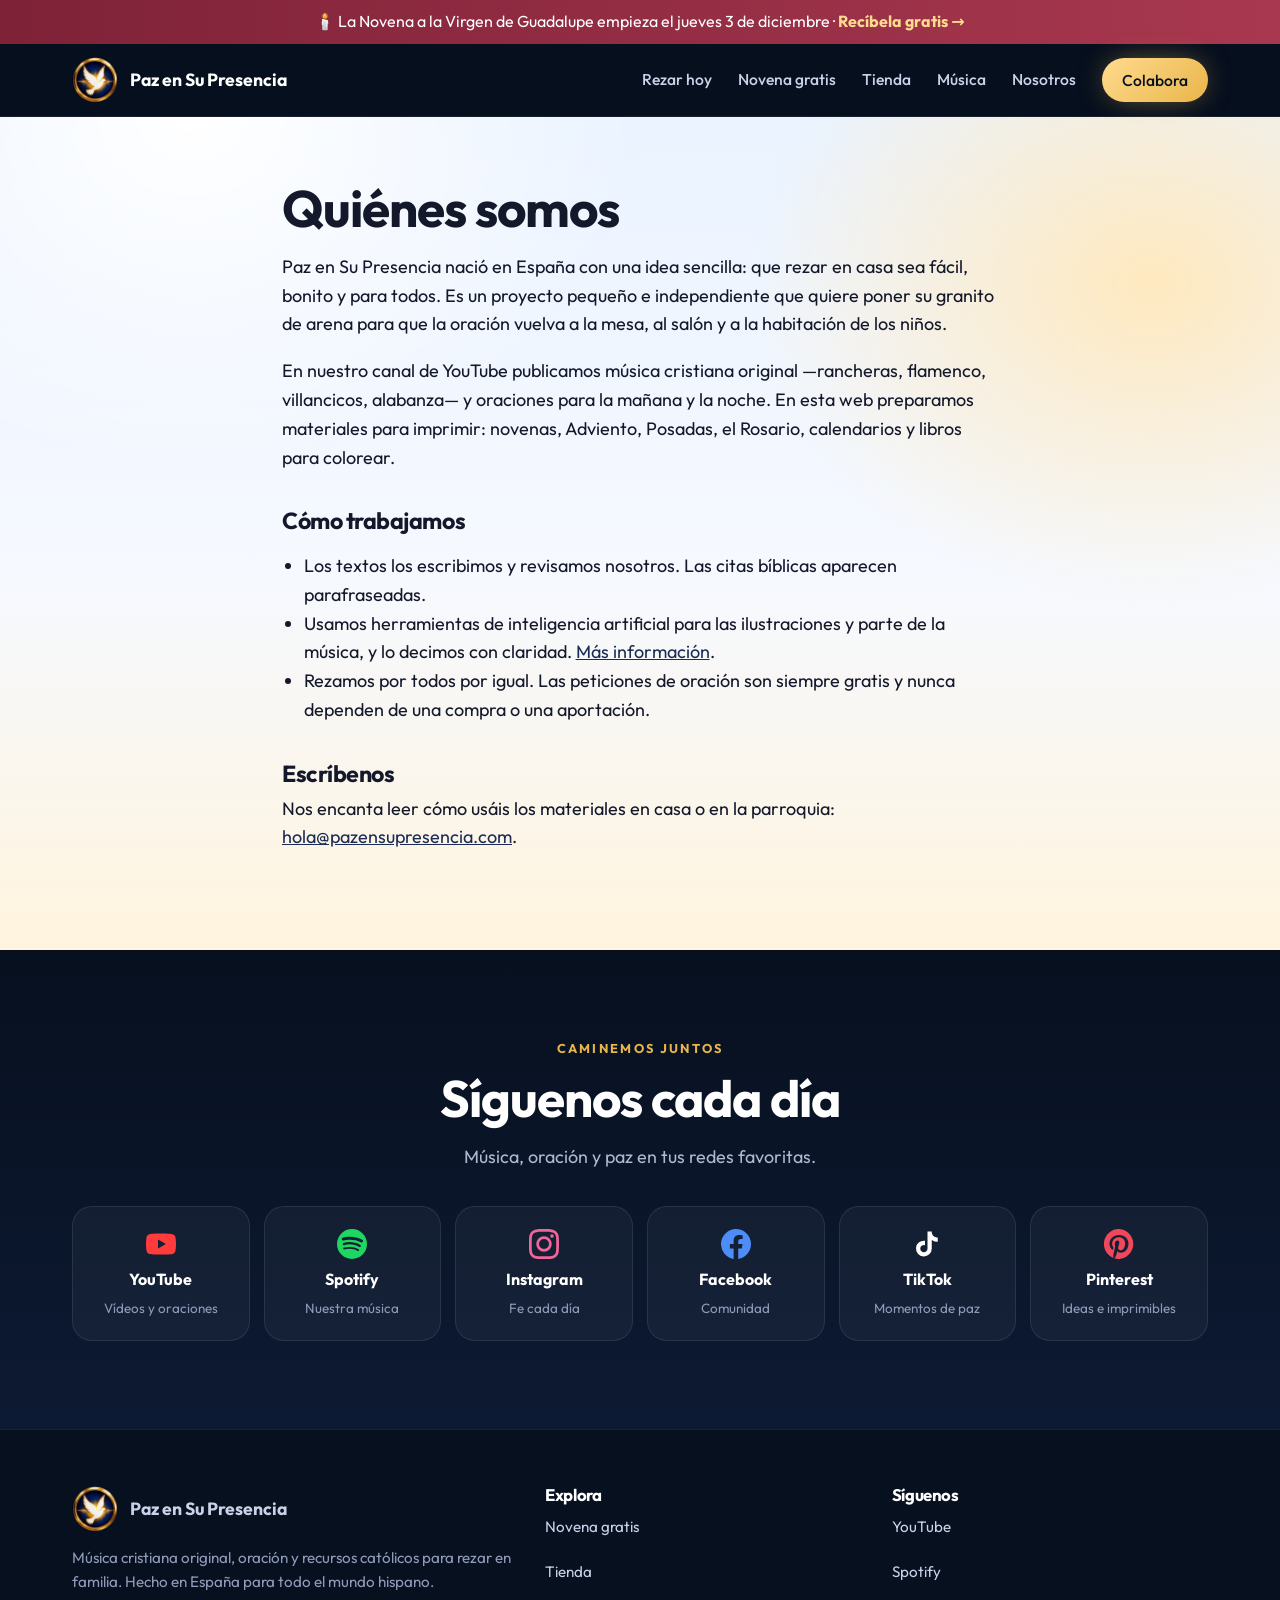
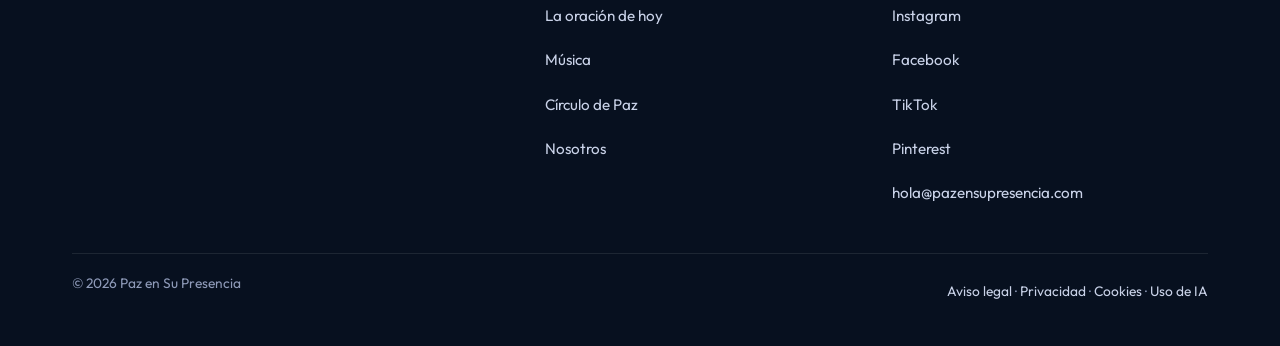
<file: sobre-nosotros.html>
<!DOCTYPE html>
<html lang="es">
<head>
<meta charset="utf-8">
<meta name="viewport" content="width=device-width, initial-scale=1, viewport-fit=cover">
<title>Quiénes somos · Paz en Su Presencia</title>
<meta name="description" content="Paz en Su Presencia: música cristiana, oración y recursos católicos hechos en España para rezar en familia.">
<link rel="canonical" href="https://pazensupresencia.com/sobre-nosotros.html">
<meta name="theme-color" content="#07101F">
<link rel="icon" type="image/png" sizes="32x32" href="/favicon-32.png">
<link rel="apple-touch-icon" href="/apple-touch-icon.png">
<link rel="preload" href="/fonts/outfit-latin-700-normal.woff2" as="font" type="font/woff2" crossorigin>
<link rel="preload" href="/fonts/outfit-latin-400-normal.woff2" as="font" type="font/woff2" crossorigin>
<link rel="stylesheet" href="/estilo.css">
<meta property="og:type" content="website">
<meta property="og:locale" content="es_ES">
<meta property="og:site_name" content="Paz en Su Presencia">
<meta property="og:title" content="Quiénes somos · Paz en Su Presencia">
<meta property="og:description" content="Paz en Su Presencia: música cristiana, oración y recursos católicos hechos en España para rezar en familia.">
<meta property="og:url" content="https://pazensupresencia.com/sobre-nosotros.html">
<meta property="og:image" content="https://pazensupresencia.com/img/og.jpg">
<meta name="twitter:card" content="summary_large_image">

</head>
<body>
<div class="aviso">🕯️ La Novena a la Virgen de Guadalupe empieza el jueves 3 de diciembre · <a href="/#novena">Recíbela gratis →</a></div>
<header class="cab"><div class="w">
 <a class="logo" href="/"><img src="/img/logo-96.webp" alt="" width="46" height="46">Paz en Su Presencia</a>
 <button class="menu-btn" aria-expanded="false" aria-controls="nav">Menú</button>
 <nav class="nav" id="nav" aria-label="Principal"><ul><li><a href="/rezar-hoy.html">Rezar hoy</a></li><li><a href="/#novena">Novena gratis</a></li><li><a href="/tienda.html">Tienda</a></li><li><a href="/#musica">Música</a></li><li><a href="/sobre-nosotros.html">Nosotros</a></li><li><a class="btn b-oro" href="/#circulo">Colabora</a></li></ul></nav>
</div></header>
<main id="contenido">
<section class="pagina cielo"><div class="w estrecho">
 <h1>Quiénes somos</h1>
 <p>Paz en Su Presencia nació en España con una idea sencilla: que rezar en casa sea fácil, bonito y para todos. Es un proyecto pequeño e independiente que quiere poner su granito de arena para que la oración vuelva a la mesa, al salón y a la habitación de los niños.</p>
 <p>En nuestro canal de YouTube publicamos música cristiana original —rancheras, flamenco, villancicos, alabanza— y oraciones para la mañana y la noche. En esta web preparamos materiales para imprimir: novenas, Adviento, Posadas, el Rosario, calendarios y libros para colorear.</p>
 <h2>Cómo trabajamos</h2>
 <ul>
  <li>Los textos los escribimos y revisamos nosotros. Las citas bíblicas aparecen parafraseadas.</li>
  <li>Usamos herramientas de inteligencia artificial para las ilustraciones y parte de la música, y lo decimos con claridad. <a href="/uso-de-ia.html">Más información</a>.</li>
  <li>Rezamos por todos por igual. Las peticiones de oración son siempre gratis y nunca dependen de una compra o una aportación.</li>
 </ul>
 <h2>Escríbenos</h2>
 <p>Nos encanta leer cómo usáis los materiales en casa o en la parroquia: <a href="mailto:hola@pazensupresencia.com">hola@pazensupresencia.com</a>.</p>
</div></section><section class="sec noche"><div class="w">
 <div class="centro" style="margin-bottom:34px"><span class="eyebrow">Caminemos juntos</span><h2>Síguenos cada día</h2><p class="lead">Música, oración y paz en tus redes favoritas.</p></div>
 <div class="redes"><a class="red r-yt" href="https://www.youtube.com/@PazEnSuPresenciaOficial?sub_confirmation=1" target="_blank" rel="noopener"><svg viewBox="0 0 24 24" fill="currentColor" aria-hidden="true"><path d="M23.5 6.2a3 3 0 0 0-2.1-2.1C19.5 3.6 12 3.6 12 3.6s-7.5 0-9.4.5A3 3 0 0 0 .5 6.2 31 31 0 0 0 0 12a31 31 0 0 0 .5 5.8 3 3 0 0 0 2.1 2.1c1.9.5 9.4.5 9.4.5s7.5 0 9.4-.5a3 3 0 0 0 2.1-2.1A31 31 0 0 0 24 12a31 31 0 0 0-.5-5.8zM9.6 15.6V8.4l6.3 3.6z"/></svg><b>YouTube</b><small>Vídeos y oraciones</small></a><a class="red r-sp" href="https://open.spotify.com/intl-es/artist/4fGFrnjkPyAhubtV4lOs6Q" target="_blank" rel="noopener"><svg viewBox="0 0 24 24" fill="currentColor" aria-hidden="true"><path d="M12 0a12 12 0 1 0 0 24 12 12 0 0 0 0-24zm5.5 17.3a.75.75 0 0 1-1 .25c-2.8-1.7-6.4-2.1-10.6-1.2a.75.75 0 1 1-.3-1.5c4.6-1 8.6-.6 11.7 1.4.4.2.5.7.2 1.05zm1.5-3.3a.94.94 0 0 1-1.3.3c-3.2-2-8.1-2.6-11.9-1.4a.94.94 0 1 1-.55-1.8c4.3-1.3 9.7-.7 13.4 1.6.45.3.6.9.35 1.3zm.1-3.4C15.3 8.3 8.9 8.1 5.2 9.2a1.1 1.1 0 1 1-.65-2.15c4.3-1.3 11.3-1.05 15.7 1.6a1.1 1.1 0 1 1-1.15 1.95z"/></svg><b>Spotify</b><small>Nuestra música</small></a><a class="red r-ig" href="https://www.instagram.com/pazensupresenciaoficial/" target="_blank" rel="noopener"><svg viewBox="0 0 24 24" fill="currentColor" aria-hidden="true"><path d="M12 2.2c3.2 0 3.6 0 4.8.1 3.2.1 4.8 1.7 4.9 4.9.1 1.3.1 1.6.1 4.8s0 3.6-.1 4.8c-.1 3.2-1.7 4.8-4.9 4.9-1.3.1-1.6.1-4.8.1s-3.6 0-4.8-.1c-3.3-.1-4.8-1.7-4.9-4.9C2.2 15.6 2.2 15.2 2.2 12s0-3.6.1-4.8C2.4 3.9 4 2.4 7.2 2.3 8.4 2.2 8.8 2.2 12 2.2zM12 0C8.7 0 8.3 0 7.1.1 2.7.3.3 2.7.1 7.1 0 8.3 0 8.7 0 12s0 3.7.1 4.9c.2 4.4 2.6 6.8 7 7 1.2.1 1.6.1 4.9.1s3.7 0 4.9-.1c4.4-.2 6.8-2.6 7-7 .1-1.2.1-1.6.1-4.9s0-3.7-.1-4.9c-.2-4.4-2.6-6.8-7-7C15.7 0 15.3 0 12 0zm0 5.8a6.2 6.2 0 1 0 0 12.4 6.2 6.2 0 0 0 0-12.4zM12 16a4 4 0 1 1 0-8 4 4 0 0 1 0 8zm6.4-11.8a1.4 1.4 0 1 0 0 2.9 1.4 1.4 0 0 0 0-2.9z"/></svg><b>Instagram</b><small>Fe cada día</small></a><a class="red r-fb" href="https://www.facebook.com/PazEnSuPresenciaOficial" target="_blank" rel="noopener"><svg viewBox="0 0 24 24" fill="currentColor" aria-hidden="true"><path d="M24 12a12 12 0 1 0-13.9 11.9v-8.4H7.1V12h3V9.4c0-3 1.8-4.7 4.5-4.7 1.3 0 2.7.2 2.7.2v3h-1.5c-1.5 0-2 .9-2 1.9V12h3.4l-.5 3.5h-2.9v8.4A12 12 0 0 0 24 12z"/></svg><b>Facebook</b><small>Comunidad</small></a><a class="red r-tt" href="https://www.tiktok.com/@pazensupresenciaoficial" target="_blank" rel="noopener"><svg viewBox="0 0 24 24" fill="currentColor" aria-hidden="true"><path d="M19.6 6.7a4.8 4.8 0 0 1-3.8-4.2V2h-3.4v13.7a2.9 2.9 0 1 1-2-2.8V9.4a6.3 6.3 0 1 0 5.4 6.3V8.7a8.2 8.2 0 0 0 4.8 1.5V6.8z"/></svg><b>TikTok</b><small>Momentos de paz</small></a><a class="red r-pi" href="https://www.pinterest.com/pazensupresencia/" target="_blank" rel="noopener"><svg viewBox="0 0 24 24" fill="currentColor" aria-hidden="true"><path d="M12 0a12 12 0 0 0-4.4 23.2c-.1-.9-.2-2.4 0-3.4l1.4-6s-.4-.7-.4-1.8c0-1.7 1-2.9 2.2-2.9 1 0 1.5.8 1.5 1.7 0 1-.7 2.6-1 4-.3 1.2.6 2.2 1.8 2.2 2.1 0 3.8-2.2 3.8-5.5 0-2.9-2.1-4.9-5-4.9-3.4 0-5.4 2.6-5.4 5.2 0 1 .4 2.1.9 2.7.1.1.1.2.1.4l-.3 1.4c0 .2-.2.3-.4.2-1.5-.7-2.4-2.9-2.4-4.6 0-3.8 2.7-7.2 7.9-7.2 4.1 0 7.3 2.9 7.3 6.9 0 4.1-2.6 7.4-6.2 7.4-1.2 0-2.4-.6-2.8-1.4l-.7 2.9c-.3 1-1 2.3-1.5 3.1A12 12 0 1 0 12 0z"/></svg><b>Pinterest</b><small>Ideas e imprimibles</small></a></div>
</div></section>
</main>
<footer class="pie"><div class="w">
 <div class="cols">
  <div><a class="logo" href="/"><img src="/img/logo-96.webp" alt="" width="46" height="46">Paz en Su Presencia</a>
   <p style="margin-top:14px">Música cristiana original, oración y recursos católicos para rezar en familia. Hecho en España para todo el mundo hispano.</p></div>
  <div><h3>Explora</h3><ul><li><a href="/#novena">Novena gratis</a></li><li><a href="/tienda.html">Tienda</a></li><li><a href="/rezar-hoy.html">La oración de hoy</a></li><li><a href="/#musica">Música</a></li><li><a href="/#circulo">Círculo de Paz</a></li><li><a href="/sobre-nosotros.html">Nosotros</a></li></ul></div>
  <div><h3>Síguenos</h3><ul><li><a href="https://www.youtube.com/@PazEnSuPresenciaOficial?sub_confirmation=1" target="_blank" rel="noopener">YouTube</a></li><li><a href="https://open.spotify.com/intl-es/artist/4fGFrnjkPyAhubtV4lOs6Q" target="_blank" rel="noopener">Spotify</a></li><li><a href="https://www.instagram.com/pazensupresenciaoficial/" target="_blank" rel="noopener">Instagram</a></li><li><a href="https://www.facebook.com/PazEnSuPresenciaOficial" target="_blank" rel="noopener">Facebook</a></li><li><a href="https://www.tiktok.com/@pazensupresenciaoficial" target="_blank" rel="noopener">TikTok</a></li><li><a href="https://www.pinterest.com/pazensupresencia/" target="_blank" rel="noopener">Pinterest</a></li><li><a href="mailto:hola@pazensupresencia.com">hola@pazensupresencia.com</a></li></ul></div>
 </div>
 <div class="legal"><span>© 2026 Paz en Su Presencia</span><span><a href="/aviso-legal.html">Aviso legal</a> · <a href="/privacidad.html">Privacidad</a> · <a href="/cookies.html">Cookies</a> · <a href="/uso-de-ia.html">Uso de IA</a></span></div>
</div></footer>
<div class="barra-movil"><a class="btn b-oro" href="/#novena">🎁 Novena gratis</a><a class="btn b-linea" href="/tienda.html">🛍️ Tienda</a></div>
<script>
(function(){
 var b=document.querySelector('.menu-btn'),n=document.getElementById('nav');
 function cerrar(){n.classList.remove('abierto');b.setAttribute('aria-expanded','false');b.textContent='Menú';}
 b.addEventListener('click',function(){var a=n.classList.toggle('abierto');b.setAttribute('aria-expanded',a);b.textContent=a?'Cerrar':'Menú';});
 n.querySelectorAll('a').forEach(function(a){a.addEventListener('click',cerrar);});
 document.querySelectorAll('.onda').forEach(function(e){var n=+e.dataset.n||60,h=+e.dataset.h||30,s='';for(var i=0;i<n;i++){var v=Math.abs(Math.sin(i*1.7)*Math.cos(i*.45));s+='<i style="height:'+Math.round(4+v*h)+'px"></i>';}e.innerHTML=s;});
 document.querySelectorAll('form.ml').forEach(function(f){
  f.addEventListener('submit',function(e){
   e.preventDefault();
   if(f.querySelector('[name=web]').value)return;
   var em=f.querySelector('[type=email]'),ck=f.querySelector('[type=checkbox]');
   if(!em.value||em.value.indexOf('@')<1){em.focus();return;}
   if(!ck.checked){ck.focus();ck.parentNode.style.color='#9B2C45';return;}
   var d=new FormData(f);d.delete('web');d.append('ml-submit','1');d.append('anticsrf','true');
   var btn=f.querySelector('button');btn.disabled=true;btn.textContent='Enviando…';
   function ok(){f.parentNode.classList.add('enviado');}
   function mal(t){btn.disabled=false;btn.textContent=t;em.focus();}
   fetch('https://assets.mailerlite.com/jsonp/2819117/forms/205228704711837491/subscribe',{method:'POST',body:d})
   .then(function(r){return r.json();})
   .then(function(j){if(j&&j.success){ok();}else{mal('Revisa tu correo e inténtalo de nuevo');}})
   .catch(function(){fetch('https://assets.mailerlite.com/jsonp/2819117/forms/205228704711837491/subscribe',{method:'POST',body:d,mode:'no-cors'}).then(ok).catch(function(){mal('Inténtalo de nuevo');});});
  });
 });
})();
</script>
<!-- Cloudflare Web Analytics --><script type='module' src='https://static.cloudflareinsights.com/beacon.min.js' data-cf-beacon='{"token": "a708560c8d5b40fc872ec908e790fb5d"}'></script><!-- End Cloudflare Web Analytics -->
</body>
</html>
</file>
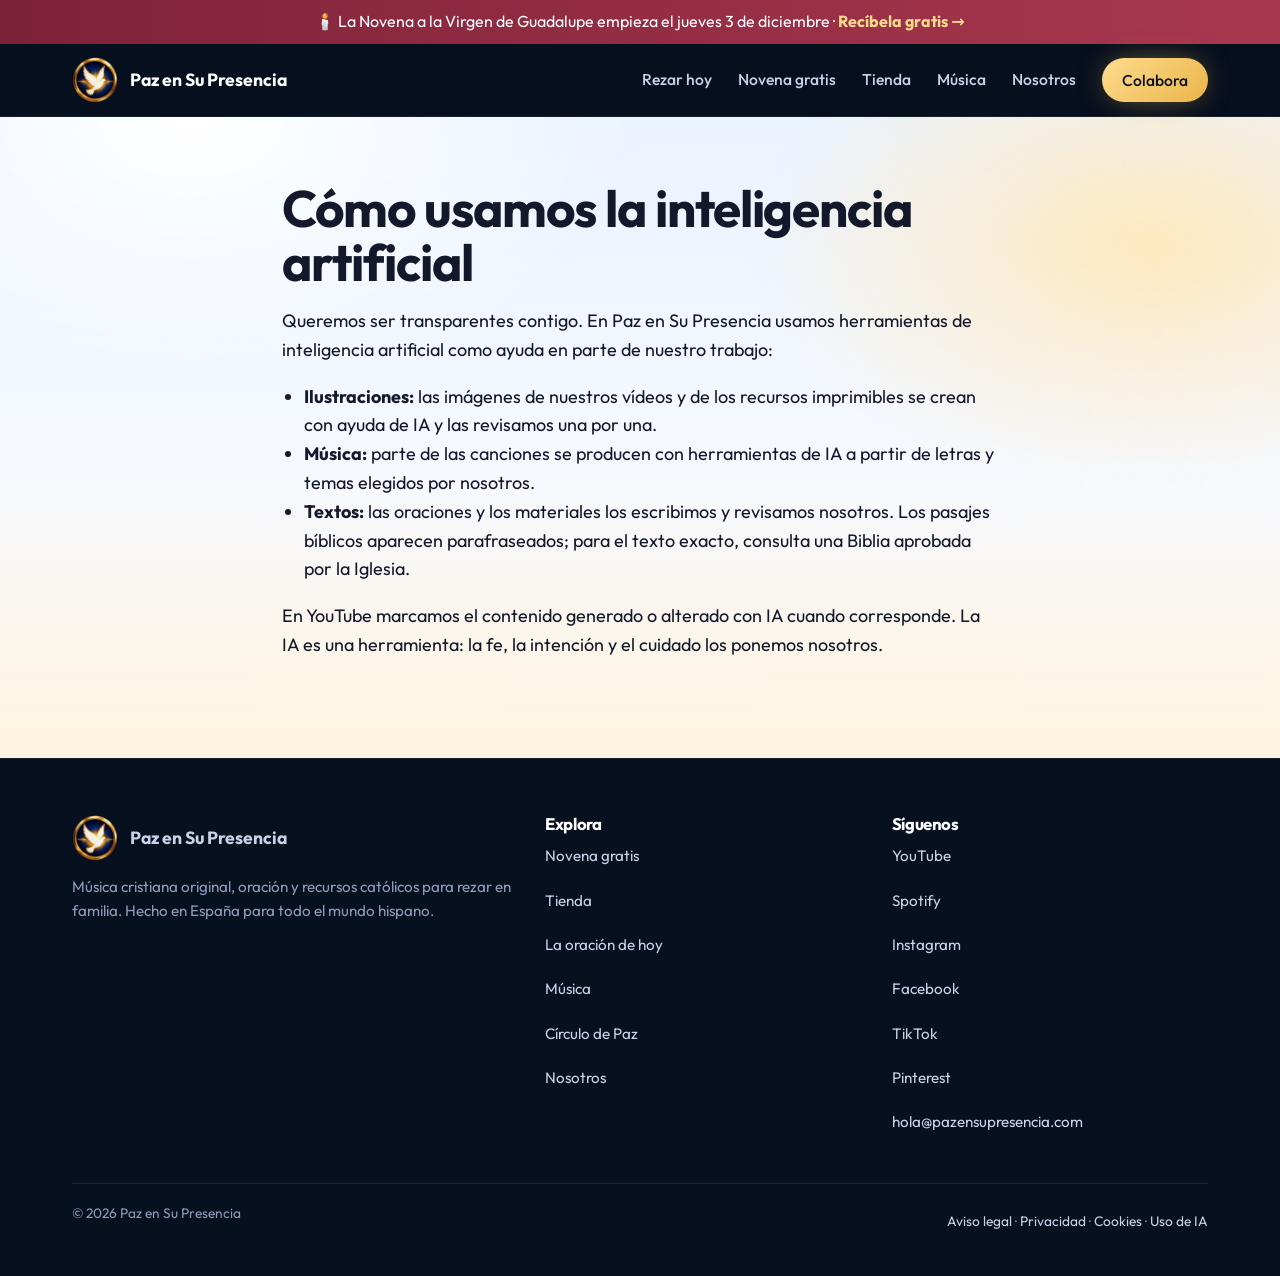
<file: uso-de-ia.html>
<!DOCTYPE html>
<html lang="es">
<head>
<meta charset="utf-8">
<meta name="viewport" content="width=device-width, initial-scale=1, viewport-fit=cover">
<title>Uso de inteligencia artificial · Paz en Su Presencia</title>
<meta name="description" content="Cómo y para qué usa Paz en Su Presencia la inteligencia artificial.">
<link rel="canonical" href="https://pazensupresencia.com/uso-de-ia.html">
<meta name="theme-color" content="#07101F">
<link rel="icon" type="image/png" sizes="32x32" href="/favicon-32.png">
<link rel="apple-touch-icon" href="/apple-touch-icon.png">
<link rel="preload" href="/fonts/outfit-latin-700-normal.woff2" as="font" type="font/woff2" crossorigin>
<link rel="preload" href="/fonts/outfit-latin-400-normal.woff2" as="font" type="font/woff2" crossorigin>
<link rel="stylesheet" href="/estilo.css">
<meta property="og:type" content="website">
<meta property="og:locale" content="es_ES">
<meta property="og:site_name" content="Paz en Su Presencia">
<meta property="og:title" content="Uso de inteligencia artificial · Paz en Su Presencia">
<meta property="og:description" content="Cómo y para qué usa Paz en Su Presencia la inteligencia artificial.">
<meta property="og:url" content="https://pazensupresencia.com/uso-de-ia.html">
<meta property="og:image" content="https://pazensupresencia.com/img/og.jpg">
<meta name="twitter:card" content="summary_large_image">

</head>
<body>
<div class="aviso">🕯️ La Novena a la Virgen de Guadalupe empieza el jueves 3 de diciembre · <a href="/#novena">Recíbela gratis →</a></div>
<header class="cab"><div class="w">
 <a class="logo" href="/"><img src="/img/logo-96.webp" alt="" width="46" height="46">Paz en Su Presencia</a>
 <button class="menu-btn" aria-expanded="false" aria-controls="nav">Menú</button>
 <nav class="nav" id="nav" aria-label="Principal"><ul><li><a href="/rezar-hoy.html">Rezar hoy</a></li><li><a href="/#novena">Novena gratis</a></li><li><a href="/tienda.html">Tienda</a></li><li><a href="/#musica">Música</a></li><li><a href="/sobre-nosotros.html">Nosotros</a></li><li><a class="btn b-oro" href="/#circulo">Colabora</a></li></ul></nav>
</div></header>
<main id="contenido">
<section class="pagina cielo"><div class="w estrecho">
 <h1>Cómo usamos la inteligencia artificial</h1>
 <p>Queremos ser transparentes contigo. En Paz en Su Presencia usamos herramientas de inteligencia artificial como ayuda en parte de nuestro trabajo:</p>
 <ul>
  <li><strong>Ilustraciones:</strong> las imágenes de nuestros vídeos y de los recursos imprimibles se crean con ayuda de IA y las revisamos una por una.</li>
  <li><strong>Música:</strong> parte de las canciones se producen con herramientas de IA a partir de letras y temas elegidos por nosotros.</li>
  <li><strong>Textos:</strong> las oraciones y los materiales los escribimos y revisamos nosotros. Los pasajes bíblicos aparecen parafraseados; para el texto exacto, consulta una Biblia aprobada por la Iglesia.</li>
 </ul>
 <p>En YouTube marcamos el contenido generado o alterado con IA cuando corresponde. La IA es una herramienta: la fe, la intención y el cuidado los ponemos nosotros.</p>
</div></section>
</main>
<footer class="pie"><div class="w">
 <div class="cols">
  <div><a class="logo" href="/"><img src="/img/logo-96.webp" alt="" width="46" height="46">Paz en Su Presencia</a>
   <p style="margin-top:14px">Música cristiana original, oración y recursos católicos para rezar en familia. Hecho en España para todo el mundo hispano.</p></div>
  <div><h3>Explora</h3><ul><li><a href="/#novena">Novena gratis</a></li><li><a href="/tienda.html">Tienda</a></li><li><a href="/rezar-hoy.html">La oración de hoy</a></li><li><a href="/#musica">Música</a></li><li><a href="/#circulo">Círculo de Paz</a></li><li><a href="/sobre-nosotros.html">Nosotros</a></li></ul></div>
  <div><h3>Síguenos</h3><ul><li><a href="https://www.youtube.com/@PazEnSuPresenciaOficial?sub_confirmation=1" target="_blank" rel="noopener">YouTube</a></li><li><a href="https://open.spotify.com/intl-es/artist/4fGFrnjkPyAhubtV4lOs6Q" target="_blank" rel="noopener">Spotify</a></li><li><a href="https://www.instagram.com/pazensupresenciaoficial/" target="_blank" rel="noopener">Instagram</a></li><li><a href="https://www.facebook.com/PazEnSuPresenciaOficial" target="_blank" rel="noopener">Facebook</a></li><li><a href="https://www.tiktok.com/@pazensupresenciaoficial" target="_blank" rel="noopener">TikTok</a></li><li><a href="https://www.pinterest.com/pazensupresencia/" target="_blank" rel="noopener">Pinterest</a></li><li><a href="mailto:hola@pazensupresencia.com">hola@pazensupresencia.com</a></li></ul></div>
 </div>
 <div class="legal"><span>© 2026 Paz en Su Presencia</span><span><a href="/aviso-legal.html">Aviso legal</a> · <a href="/privacidad.html">Privacidad</a> · <a href="/cookies.html">Cookies</a> · <a href="/uso-de-ia.html">Uso de IA</a></span></div>
</div></footer>
<div class="barra-movil"><a class="btn b-oro" href="/#novena">🎁 Novena gratis</a><a class="btn b-linea" href="/tienda.html">🛍️ Tienda</a></div>
<script>
(function(){
 var b=document.querySelector('.menu-btn'),n=document.getElementById('nav');
 function cerrar(){n.classList.remove('abierto');b.setAttribute('aria-expanded','false');b.textContent='Menú';}
 b.addEventListener('click',function(){var a=n.classList.toggle('abierto');b.setAttribute('aria-expanded',a);b.textContent=a?'Cerrar':'Menú';});
 n.querySelectorAll('a').forEach(function(a){a.addEventListener('click',cerrar);});
 document.querySelectorAll('.onda').forEach(function(e){var n=+e.dataset.n||60,h=+e.dataset.h||30,s='';for(var i=0;i<n;i++){var v=Math.abs(Math.sin(i*1.7)*Math.cos(i*.45));s+='<i style="height:'+Math.round(4+v*h)+'px"></i>';}e.innerHTML=s;});
 document.querySelectorAll('form.ml').forEach(function(f){
  f.addEventListener('submit',function(e){
   e.preventDefault();
   if(f.querySelector('[name=web]').value)return;
   var em=f.querySelector('[type=email]'),ck=f.querySelector('[type=checkbox]');
   if(!em.value||em.value.indexOf('@')<1){em.focus();return;}
   if(!ck.checked){ck.focus();ck.parentNode.style.color='#9B2C45';return;}
   var d=new FormData(f);d.delete('web');d.append('ml-submit','1');d.append('anticsrf','true');
   var btn=f.querySelector('button');btn.disabled=true;btn.textContent='Enviando…';
   function ok(){f.parentNode.classList.add('enviado');}
   function mal(t){btn.disabled=false;btn.textContent=t;em.focus();}
   fetch('https://assets.mailerlite.com/jsonp/2819117/forms/205228704711837491/subscribe',{method:'POST',body:d})
   .then(function(r){return r.json();})
   .then(function(j){if(j&&j.success){ok();}else{mal('Revisa tu correo e inténtalo de nuevo');}})
   .catch(function(){fetch('https://assets.mailerlite.com/jsonp/2819117/forms/205228704711837491/subscribe',{method:'POST',body:d,mode:'no-cors'}).then(ok).catch(function(){mal('Inténtalo de nuevo');});});
  });
 });
})();
</script>
<!-- Cloudflare Web Analytics --><script type='module' src='https://static.cloudflareinsights.com/beacon.min.js' data-cf-beacon='{"token": "a708560c8d5b40fc872ec908e790fb5d"}'></script><!-- End Cloudflare Web Analytics -->
</body>
</html>
</file>
<file: estilo.css>
/* Paz en Su Presencia · diseño "celestial": noche + cielo + oro */
@font-face{font-family:"Outfit";src:url(/fonts/outfit-latin-400-normal.woff2) format("woff2");font-weight:400;font-display:swap}
@font-face{font-family:"Outfit";src:url(/fonts/outfit-latin-500-normal.woff2) format("woff2");font-weight:500;font-display:swap}
@font-face{font-family:"Outfit";src:url(/fonts/outfit-latin-700-normal.woff2) format("woff2");font-weight:700;font-display:swap}
@font-face{font-family:"Fraunces";src:url(/fonts/fraunces-latin-400-italic.woff2) format("woff2");font-style:italic;font-weight:400;font-display:swap}

:root{--n0:#07101F;--n1:#0E1A33;--n2:#16264A;--n3:#1B2D57;--oro:#E9B54A;--oro2:#FFDB8E;--orot:#9A6A0E;
--cielo:#EAF3FF;--cielo2:#FFF4DE;--tx:#14182B;--sec:#545B72;--secn:#AEB8D2;--gran:#9B2C45;--wa:#0F7A43;--r:22px}
*{box-sizing:border-box;min-width:0}
html{scroll-behavior:smooth;scroll-padding-top:20px}
@media (prefers-reduced-motion:reduce){html{scroll-behavior:auto}}
body{margin:0;font:400 18px/1.6 "Outfit",system-ui,sans-serif;color:var(--tx);background:var(--n0);overflow-x:clip}
img{max-width:100%;height:auto;display:block}
a{color:inherit}
:focus-visible{outline:3px solid var(--oro);outline-offset:3px;border-radius:6px}
h1,h2,h3{font-family:"Outfit",sans-serif;font-weight:700;margin:0 0 .35em;line-height:1.06;letter-spacing:-.02em}
h2,h1.h2{font-size:clamp(2rem,4.6vw,3.2rem)}
h3{font-size:1.3rem}
p{margin:0 0 1em}
.w{max-width:1180px;margin:0 auto;padding:0 22px}
.estrecho{max-width:760px;margin-left:auto;margin-right:auto}
.centro{text-align:center}.centro .lead{margin-left:auto;margin-right:auto}
.eyebrow{display:block;font-weight:700;font-size:.8rem;letter-spacing:.18em;text-transform:uppercase;color:var(--oro);margin-bottom:12px}
.lead{font-size:1.12rem;max-width:620px}
.italica{font:italic 400 1em "Fraunces",Georgia,serif}

/* Botones */
.btn{display:inline-flex;align-items:center;justify-content:center;gap:9px;min-height:54px;padding:0 26px;border-radius:999px;font:700 1.02rem "Outfit",sans-serif;text-decoration:none;border:0;cursor:pointer;white-space:nowrap;transition:transform .15s,box-shadow .15s,background .15s}
.btn:hover{transform:translateY(-1px)}
.b-oro{background:linear-gradient(135deg,var(--oro2),var(--oro));color:var(--n0);box-shadow:0 0 30px -8px #E9B54Aaa}
.b-oro:hover{box-shadow:0 0 40px -6px #E9B54Acc}
.b-linea{border:1.5px solid #ffffff59;color:#fff;background:#ffffff0a}
.b-linea:hover{background:#ffffff1a}
.b-osc{background:var(--n1);color:#fff}.b-osc:hover{background:var(--n3)}
.b-lin-osc{border:1.5px solid var(--n1);color:var(--n1);background:transparent}
.b-gran{background:var(--gran);color:#fff}
.b-wa{background:var(--wa);color:#fff}
.b-ancho{width:100%}
.botones{display:flex;flex-wrap:wrap;gap:12px}

/* Barra superior */
.aviso{background:linear-gradient(90deg,#7E2238,#A8384F);color:#fff;text-align:center;font-size:.92rem;padding:9px 14px}
.aviso a{color:var(--oro2);font-weight:700;text-decoration:none}

/* Cabecera */
.cab{position:sticky;top:0;z-index:30;background:#07101Fe8;backdrop-filter:blur(10px);border-bottom:1px solid #ffffff12}
.cab .w{display:flex;align-items:center;justify-content:space-between;gap:16px;min-height:72px}
.logo{display:flex;align-items:center;gap:12px;color:#fff;font-weight:700;font-size:1.1rem;text-decoration:none}
.logo img{width:46px;height:46px;border-radius:50%}
.nav ul{list-style:none;margin:0;padding:0;display:flex;gap:26px;align-items:center}
.nav a{color:#C9D2E8;font-weight:500;font-size:.98rem;text-decoration:none}
.nav a:hover{color:#fff}
.nav .btn{color:var(--n0);min-height:44px;padding:0 20px}
.menu-btn{display:none;min-height:44px;padding:0 18px;border-radius:999px;border:1.5px solid #ffffff59;background:transparent;color:#fff;font:700 1rem "Outfit",sans-serif;cursor:pointer}
@media (max-width:920px){
 .menu-btn{display:block}
 .nav{display:none;position:absolute;left:0;right:0;top:100%;background:var(--n0);border-bottom:1px solid #ffffff1a}
 .nav.abierto{display:block}
 .nav ul{flex-direction:column;align-items:stretch;gap:0;padding:8px 22px 20px}
 .nav li a{display:block;padding:14px 0;font-size:1.12rem;border-bottom:1px solid #ffffff12}
 .nav li .btn{margin-top:14px;display:flex;border:0}
}

/* Hero */
.hero{position:relative;overflow:hidden;color:#fff;background:
 radial-gradient(ellipse 60% 70% at 78% 18%,#FFD98A50,transparent 60%),
 radial-gradient(ellipse 50% 40% at 70% 0%,#FFF1C840,transparent 70%),
 linear-gradient(180deg,#0B1A35 0%,#07101F 100%)}
.rayos{position:absolute;inset:0;background:repeating-conic-gradient(from 200deg at 80% -10%,#FFE6A812 0deg 4deg,transparent 4deg 11deg);-webkit-mask:linear-gradient(180deg,#000 10%,transparent 75%);mask:linear-gradient(180deg,#000 10%,transparent 75%);pointer-events:none}
.hero .jesus{position:absolute;right:0;top:0;bottom:0;width:min(50%,640px)}
.hero .jesus img{width:100%;height:100%;object-fit:cover;object-position:left center;-webkit-mask:linear-gradient(90deg,transparent 0%,#000 30%);mask:linear-gradient(90deg,transparent 0%,#000 30%)}
.hero .w{position:relative;z-index:2}
.hcont{padding:84px 0 80px;max-width:620px}
.hero .marca-hero{font-family:"Outfit",sans-serif;font-weight:700;line-height:1.06;letter-spacing:-.02em;margin:0 0 .35em;font-size:clamp(2.9rem,7.6vw,5.8rem)}
.hero .sub{font:italic 400 clamp(1.25rem,2.6vw,1.55rem)/1.3 "Fraunces",serif;color:var(--oro2);margin:-2px 0 18px}
.hero p{color:#C9D2E8;font-size:1.12rem;max-width:540px}
.chips{display:flex;gap:8px;flex-wrap:wrap;margin:20px 0 28px}
.chips a{border:1px solid #ffffff30;background:#ffffff0d;border-radius:999px;padding:6px 14px;font-size:.88rem;color:#E4E9F5;text-decoration:none}
.chips a:hover{background:#ffffff1f}
.mini-cta{margin-top:18px;font-size:.95rem;color:#AEB8D2}
.mini-cta a{color:var(--oro2);font-weight:700;text-decoration:none}
.onda{display:flex;align-items:center;gap:3px;height:34px;margin-top:30px}
.onda i{display:block;width:3px;border-radius:3px;background:linear-gradient(var(--oro2),var(--oro));opacity:.9}
@media (max-width:860px){
 .hero{display:flex;flex-direction:column}
 .hero .w{order:1;width:100%}
 .hero .jesus{order:2;position:relative;width:100%;height:340px}
 .hero .jesus img{-webkit-mask:linear-gradient(180deg,transparent 0%,#000 22%,#000 80%,transparent);mask:linear-gradient(180deg,transparent 0%,#000 22%,#000 80%,transparent);object-position:center 30%}
 .hcont{padding:40px 0 6px}
 .hero .botones .btn{flex:1 1 100%}
}

/* Secciones */
.sec{padding:88px 0}
.cielo{color:var(--tx);background:
 radial-gradient(ellipse 50% 60% at 15% 0%,#FFFFFF,transparent 70%),
 radial-gradient(ellipse 45% 55% at 90% 20%,#FFE9BF,transparent 70%),
 linear-gradient(180deg,var(--cielo) 0%,#F6F9FF 55%,var(--cielo2) 100%)}
.cielo .eyebrow{color:var(--orot)}
.cielo .lead{color:var(--sec)}
.noche{color:#fff;background:linear-gradient(180deg,#07101F,#0D1A33)}
.noche .lead{color:var(--secn)}
.tech{position:relative;overflow:hidden}
.tech::before{content:"";position:absolute;inset:0;background-image:linear-gradient(#ffffff08 1px,transparent 1px),linear-gradient(90deg,#ffffff08 1px,transparent 1px);background-size:48px 48px;-webkit-mask:radial-gradient(ellipse at 50% 30%,#000 30%,transparent 75%);mask:radial-gradient(ellipse at 50% 30%,#000 30%,transparent 75%);pointer-events:none}
.tech>.w{position:relative}
.cab-sec{display:flex;justify-content:space-between;align-items:flex-end;gap:20px;flex-wrap:wrap;margin-bottom:36px}
.cab-sec .lead{margin:0}

/* Novena */
.nov{display:grid;gap:40px;align-items:center}
@media (min-width:860px){.nov{grid-template-columns:1.1fr .9fr}}
.ventajas{display:grid;gap:14px;margin-top:24px}
.ventajas div{display:flex;gap:14px;align-items:center;font-weight:500}
.ventajas b{flex:none;width:46px;height:46px;border-radius:14px;display:grid;place-items:center;background:#fff;box-shadow:0 8px 20px -12px #1B3B7A88;color:var(--orot);font-size:1.15rem}
.cristal{background:#ffffffc4;border:1px solid #fff;border-radius:28px;padding:30px;box-shadow:0 30px 70px -40px #1B3B7A77;backdrop-filter:blur(12px)}
.cristal h3{margin-bottom:16px}
.cristal label{display:block;font-weight:700;font-size:.92rem;margin-bottom:6px}
.cristal input[type=text],.cristal input[type=email]{width:100%;min-height:56px;border:1.5px solid #D3DCEC;border-radius:16px;padding:0 18px;font:17px "Outfit",sans-serif;margin-bottom:14px;background:#fff;color:var(--tx)}
.cristal input:focus{outline:none;border-color:var(--n3);box-shadow:0 0 0 3px #1B2D5726}
.casilla{display:flex;gap:10px;font-size:.9rem;color:var(--sec);margin:2px 0 16px;font-weight:400!important}
.casilla input{width:22px;height:22px;flex:none;margin-top:2px;accent-color:var(--n1)}
.micro{font-size:.84rem;color:var(--sec);text-align:center;margin:10px 0 0}
.ok{display:none;background:#EAF7EF;border:1px solid #B5DEC5;border-radius:16px;padding:18px;color:#1E5A36}
.cristal.enviado form{display:none}.cristal.enviado .ok{display:block}

/* Productos */
.prods{display:grid;gap:22px;grid-template-columns:repeat(2,minmax(0,1fr))}
@media (max-width:639px){.prods{gap:12px}.prod .cuerpo{padding:12px 12px 14px}.prod h3{font-size:1.02rem}.prod p{display:none}.prod .comprar{min-height:42px;font-size:.92rem}.precio{top:8px;right:8px;font-size:.8rem;padding:3px 10px}.etq{top:8px;left:8px;font-size:.66rem;padding:3px 8px}}
@media (min-width:980px){.prods{grid-template-columns:repeat(3,minmax(0,1fr))}}
.prod{display:flex;flex-direction:column;border-radius:var(--r);overflow:hidden;background:#12203F;border:1px solid #ffffff17;text-decoration:none;color:#fff;transition:transform .2s,border-color .2s,box-shadow .2s}
.prod:hover{transform:translateY(-3px);border-color:#E9B54A88;box-shadow:0 24px 50px -30px #E9B54A66}
.prod .img{position:relative;aspect-ratio:1;background:#1B2D57}
.prod .img img{width:100%;height:100%;object-fit:cover}
.precio{position:absolute;top:14px;right:14px;background:var(--oro);color:var(--n0);font-weight:700;border-radius:999px;padding:5px 14px;font-size:.95rem}
.etq{position:absolute;top:14px;left:14px;background:var(--gran);color:#fff;font-weight:700;border-radius:999px;padding:5px 12px;font-size:.74rem;letter-spacing:.08em;text-transform:uppercase}
.prod .cuerpo{padding:20px 22px 22px;display:flex;flex-direction:column;flex:1}
.prod p{color:var(--secn);font-size:.96rem;flex:1;margin:0 0 16px}
.prod .comprar{display:flex;justify-content:center;align-items:center;min-height:48px;border-radius:999px;background:#ffffff12;border:1px solid #ffffff26;font-weight:700;color:var(--oro2)}
.prod:hover .comprar{background:linear-gradient(135deg,var(--oro2),var(--oro));color:var(--n0);border-color:transparent}
.confianza{display:flex;flex-wrap:wrap;gap:10px 26px;justify-content:center;margin-top:30px;color:var(--secn);font-size:.92rem}
.confianza span::before{content:"✓ ";color:var(--oro)}
.grupo{margin-top:56px}
.grupo h3{font-size:1.5rem;margin-bottom:18px}

/* Pack destacado */
.pack{display:grid;gap:28px;align-items:center;border-radius:28px;padding:28px;margin-top:28px;background:linear-gradient(135deg,#1B2D57,#2A1F4A 60%,#5A1E36);border:1px solid #E9B54A55}
@media (min-width:860px){.pack{grid-template-columns:.7fr 1.3fr;padding:36px}}
.pack img{border-radius:18px}
.pack .ahorro{display:inline-block;background:var(--gran);color:#fff;font-weight:700;border-radius:999px;padding:5px 14px;font-size:.85rem;margin-bottom:12px}
.pack .tachado{text-decoration:line-through;color:var(--secn);margin-left:8px;font-weight:400}

/* Oración */
.oracion{max-width:860px;margin:0 auto;text-align:center}
.halo{width:110px;height:110px;margin:0 auto 6px;border-radius:50%;background:radial-gradient(circle,#FFE8B0 0%,#FFE8B000 70%);display:grid;place-items:center;font-size:42px}
.oracion .texto{font:italic 400 clamp(1.25rem,2.6vw,1.6rem)/1.6 "Fraunces",serif;color:#1E2A4A;white-space:pre-line;margin:20px 0 28px}
.oracion .botones{justify-content:center}

/* Música */
.musica{display:grid;gap:26px}
@media (min-width:900px){.musica{grid-template-columns:.85fr 1.15fr}}
.reproductor{border-radius:26px;padding:26px;background:linear-gradient(160deg,#1B2D57,#0F1B38);border:1px solid #ffffff1a;box-shadow:0 0 0 1px #E9B54A22,0 30px 60px -30px #000;text-decoration:none;color:#fff;display:block}
.portada-rep{aspect-ratio:1;border-radius:18px;background:radial-gradient(circle at 50% 40%,#2a4a8a,#0b1530);display:grid;place-items:center}
.portada-rep img{width:62%}
.reproductor h3{font-size:1.45rem;margin:18px 0 2px}
.reproductor .art{color:var(--secn);font-size:.95rem}
.barra{height:5px;background:#ffffff22;border-radius:5px;margin:18px 0 14px;position:relative}.barra i{position:absolute;inset:0 62% 0 0;background:var(--oro);border-radius:5px}
.controles{display:flex;justify-content:center;align-items:center;gap:16px}
.controles .play{width:60px;height:60px;border-radius:50%;background:#fff;color:var(--n0);display:grid;place-items:center}
.controles span{font-weight:700;color:var(--oro2)}
.lista{border-radius:26px;background:#ffffff08;border:1px solid #ffffff14;padding:8px}
.fila{display:grid;grid-template-columns:28px 92px 1fr auto;gap:14px;align-items:center;padding:10px 12px;border-radius:16px;text-decoration:none;color:#fff}
.fila:hover{background:#ffffff10}
.fila .n{color:#8E9AB8;text-align:center}
.fila img{width:92px;aspect-ratio:16/9;object-fit:cover;border-radius:10px;background:#1B2D57}
.fila .nm{font-weight:500;line-height:1.3}.fila .nm small{display:block;color:#8E9AB8;font-size:.85rem}
.fila .ver{color:var(--oro2);font-weight:700;font-size:.9rem}
.generos{display:grid;grid-template-columns:repeat(3,minmax(0,1fr));gap:12px;margin-top:16px}
@media (min-width:600px){.generos{grid-template-columns:repeat(6,minmax(0,1fr))}}
.gen{aspect-ratio:1;border-radius:16px;display:flex;align-items:flex-end;padding:12px;font-weight:700;font-size:.95rem;text-decoration:none;color:#fff}
.gen small{display:block;font-weight:500;font-size:.68rem;letter-spacing:.12em;opacity:.8}
.g1{background:linear-gradient(160deg,#5a1020,#d0503a)}.g2{background:linear-gradient(160deg,#3a2a10,#c8902d)}.g3{background:linear-gradient(160deg,#141414,#a8792a)}.g4{background:linear-gradient(160deg,#6a1b5a,#f0a23a)}.g5{background:linear-gradient(160deg,#1d5a2a,#d2a63a)}.g6{background:linear-gradient(160deg,#1d2f5a,#6a8fd0)}
@media (max-width:600px){.fila{grid-template-columns:72px 1fr;}.fila .n,.fila .ver{display:none}.fila img{width:72px}}

/* Círculo */
.circulo{display:grid;gap:44px;align-items:center}
@media (min-width:900px){.circulo{grid-template-columns:.75fr 1.25fr}}
.anillo{max-width:340px;margin:0 auto}
.anillo img{width:100%;border-radius:50%;box-shadow:0 0 0 6px #fff,0 0 0 9px var(--oro),0 40px 80px -40px #1B3B7A}
.niveles{display:grid;grid-template-columns:repeat(2,minmax(0,1fr));gap:12px;margin:24px 0}
@media (min-width:700px){.niveles{grid-template-columns:repeat(4,minmax(0,1fr))}}
.nivel{background:#fff;border-radius:18px;padding:16px 10px;text-align:center;font-weight:700;font-size:1.08rem;text-decoration:none;color:var(--n1);box-shadow:0 10px 26px -18px #1B3B7A99;border:2px solid transparent}
.nivel:hover{border-color:var(--oro)}
.nivel small{display:block;font-weight:400;color:var(--sec);font-size:.84rem}
.garantia{font-size:.88rem;color:var(--sec);border-top:1px solid #D3DCEC;padding-top:14px;margin-top:8px}

/* Redes */
.redes{display:grid;gap:14px;grid-template-columns:repeat(2,minmax(0,1fr))}
@media (min-width:860px){.redes{grid-template-columns:repeat(6,minmax(0,1fr))}}
.red{display:flex;flex-direction:column;align-items:center;gap:8px;padding:22px 10px;border-radius:20px;background:#ffffff0a;border:1px solid #ffffff17;text-decoration:none;color:#fff;text-align:center;transition:background .2s,border-color .2s}
.red:hover{background:#ffffff16;border-color:#E9B54A77}
.red svg{width:30px;height:30px}
.red b{font-size:1rem}.red small{color:#8E9AB8;font-size:.84rem;line-height:1.3}
.r-yt svg{color:#FF3B3B}.r-sp svg{color:#1ED760}.r-ig svg{color:#F0669A}.r-fb svg{color:#4D8DF7}.r-tt svg{color:#fff}.r-pi svg{color:#F0475A}

/* Pie */
.pie{background:var(--n0);color:#8E9AB8;padding:56px 0 110px;font-size:.95rem;border-top:1px solid #ffffff12}
@media (min-width:921px){.pie{padding-bottom:36px}}
.pie .cols{display:grid;gap:30px}
@media (min-width:800px){.pie .cols{grid-template-columns:1.4fr 1fr 1fr}}
.pie h3{color:#fff;font-size:1.05rem}
.pie ul{list-style:none;padding:0;margin:0}.pie li{margin:0 0 8px}
.pie a{color:#C9D2E8;text-decoration:none}.pie a:hover{color:var(--oro2)}
.legal{border-top:1px solid #ffffff17;margin-top:34px;padding-top:18px;display:flex;flex-wrap:wrap;gap:8px 20px;justify-content:space-between;font-size:.86rem}

/* Barra fija móvil */
.barra-movil{display:none}
@media (max-width:920px){
 .barra-movil{display:grid;grid-template-columns:1fr 1fr;gap:10px;position:fixed;left:0;right:0;bottom:0;z-index:40;padding:10px 12px calc(10px + env(safe-area-inset-bottom));background:#07101Ff2;backdrop-filter:blur(10px);border-top:1px solid #ffffff1a}
 .barra-movil .btn{min-height:50px;padding:0 10px;font-size:.98rem}
}

/* Páginas de texto */
.pagina{padding:64px 0 80px}
.pagina h1{font-size:clamp(2.2rem,5vw,3.2rem)}
.pagina h2{font-size:1.45rem;margin-top:1.6em}
.pagina ul{padding-left:1.2em}
.pagina a{color:var(--n3)}

/* Ajustes auditoría 27 nov: tamaños mínimos y áreas táctiles */
.micro,.garantia,.aviso,.precio,.casilla,.casilla span{font-size:1rem}
.etq,small,.gen small{font-size:.875rem}
.chips a{min-height:44px;display:inline-flex;align-items:center}
.pie li a{display:inline-block;padding:6px 0}
.legal a{display:inline-block;padding:8px 0}
/* Barra fija móvil por encima del distintivo de Netlify (plan gratuito) */
@media (max-width:920px){.barra-movil{bottom:72px;left:10px;right:10px;border:1px solid #ffffff26;border-radius:999px;padding:8px}.pie{padding-bottom:170px}}
</file>
